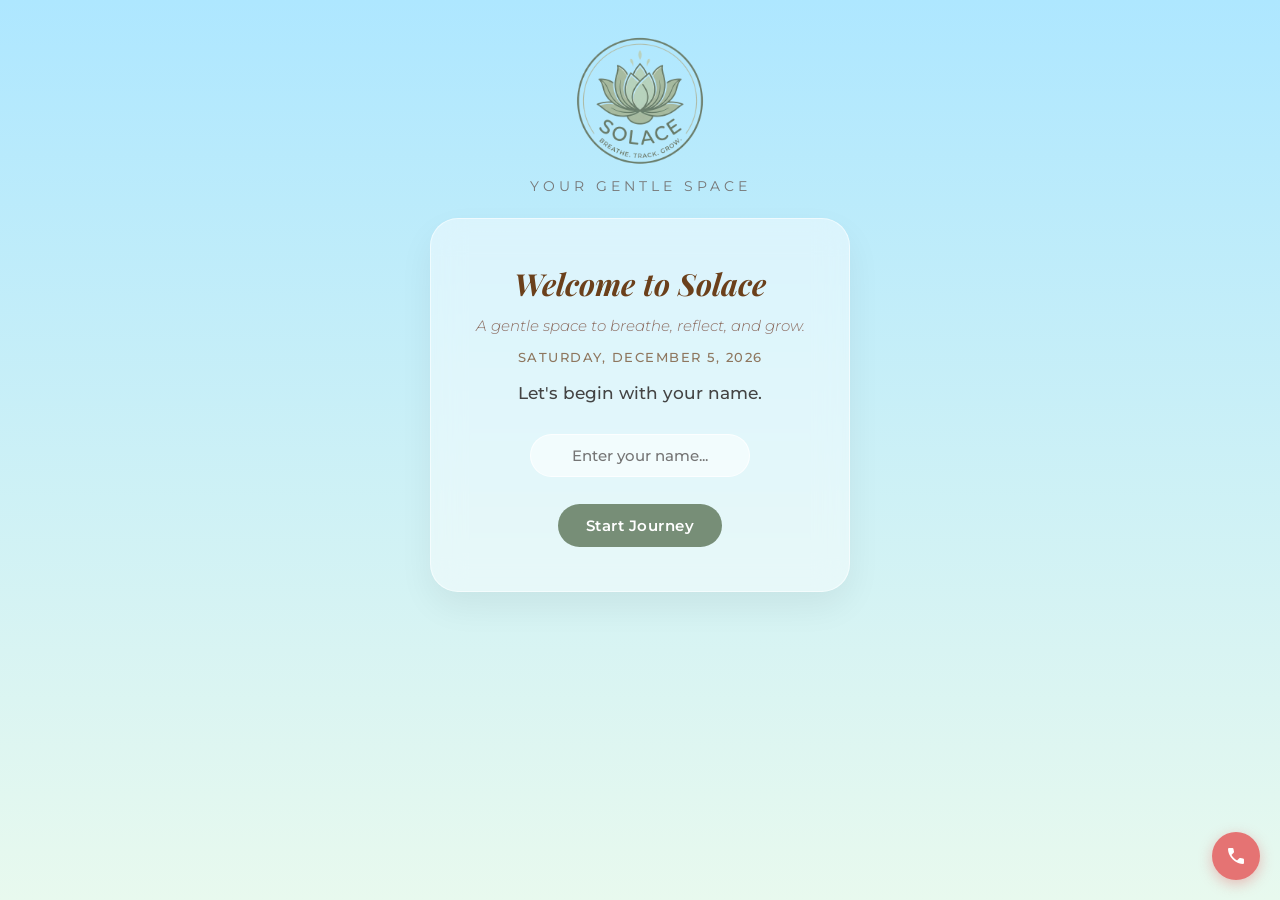
<file: index.html>
<!DOCTYPE html>
<html lang="en">
<head>
  <meta charset="UTF-8">
  <meta name="viewport" content="width=device-width, initial-scale=1.0, viewport-fit=cover">
  <title>Solace | Your Gentle Space</title>
  <link rel="stylesheet" href="https://fonts.googleapis.com/css2?family=Material+Symbols+Outlined:opsz,wght,FILL,GRAD@24,400,1,0" />
  <link rel="stylesheet" href="style.css">
</head>
<body class="landing-body">

  <img src="logo.png" alt="Solace Logo" class="logo">
  <p class="tagline">Your Gentle Space</p>

  <div class="glass-card">
    <h2>Welcome to Solace</h2>
    <p class="description">A gentle space to breathe, reflect, and grow.</p>
    <p id="current-date" class="date-display"></p>
    <p class="question">Let's begin with your name.</p>
    <br>
    <input type="text" id="user-name-input" placeholder="Enter your name...">
    <br><br>
    <button class="start-btn" onclick="startJourney()">Start Journey</button>
  </div>

  <a href="support.html" class="floating-help-circle" title="Get Support">
    <span class="material-symbols-outlined">call</span>
  </a>

  <script>
    // Show current date
    (function() {
      const el = document.getElementById('current-date');
      if (el) {
        el.innerText = new Date().toLocaleDateString('en-PH', {
          weekday: 'long', year: 'numeric', month: 'long', day: 'numeric'
        });
      }
    })();

    function startJourney() {
      const name = document.getElementById('user-name-input').value.trim();
      if (!name) {
        alert("Please enter your name to begin your journey.");
        return;
      }
      localStorage.setItem('user_name', name);
      window.location.href = 'dashboard.html';
    }

    // Allow Enter key to submit
    document.getElementById('user-name-input').addEventListener('keydown', function(e) {
      if (e.key === 'Enter') startJourney();
    });
  </script>
 <script>
  function makeBubble() {
    const b = document.createElement('div');
    b.className = 'bubble';
    const size = Math.random() * 60 + 15;
    const duration = Math.random() * 12 + 8;
    const colorDur = Math.random() * 8 + 6;
    const startLeft = Math.random() * 100;

    b.style.width = size + 'px';
    b.style.height = size + 'px';
    b.style.left = startLeft + '%';
    b.style.bottom = '-' + size + 'px';
    b.style.animationDuration = duration + 's, ' + colorDur + 's';
    b.style.animationDelay = (Math.random() * 3) + 's, 0s';

    document.body.appendChild(b);
    setTimeout(() => b.remove(), (duration + 4) * 1000);
  }

  for (let i = 0; i < 15; i++) setTimeout(makeBubble, i * 400);
  setInterval(makeBubble, 1200);
</script>
</body>
</html>
</file>
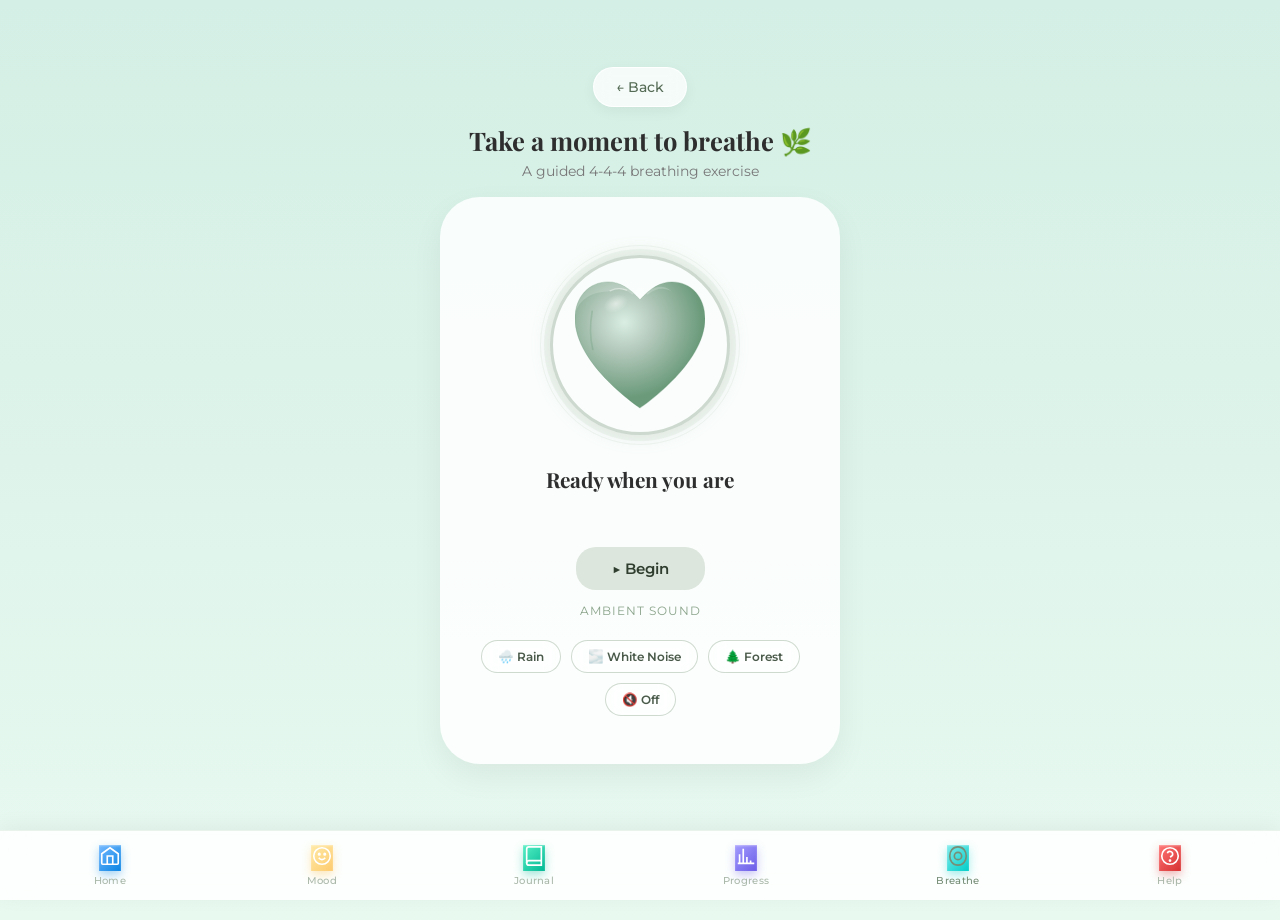
<file: breathe.html>
<!DOCTYPE html>
<html lang="en">
<head>
  <meta charset="UTF-8">
  <meta name="viewport" content="width=device-width, initial-scale=1.0, viewport-fit=cover">
  <title>Solace | Breathe</title>
  <link href="https://fonts.googleapis.com/css2?family=Playfair+Display:ital,wght@0,400;1,400&family=Montserrat:wght@400;500;600&display=swap" rel="stylesheet">
  <link rel="stylesheet" href="style.css">
  <link rel="stylesheet" href="bottomnav.css">
  <style>
    /* Breathing Ring */
    .heart-wrapper {
      position: relative;
      width: 200px;
      height: 200px;
      display: flex;
      align-items: center;
      justify-content: center;
      margin-bottom: 20px;
    }

    .breathing-ring {
      position: absolute;
      top: 50%;
      left: 50%;
      transform: translate(-50%, -50%) scale(1);
      width: 180px;
      height: 180px;
      border-radius: 50%;
      border: 3px solid rgba(138, 163, 138, 0.4);
      box-shadow: 0 0 0 6px rgba(138, 163, 138, 0.1), 0 0 20px rgba(138, 163, 138, 0.2);
      transition: transform 4s ease-in-out, border-color 4s ease-in-out, box-shadow 4s ease-in-out;
      pointer-events: none;
    }

    .breathing-ring-2 {
      position: absolute;
      top: 50%;
      left: 50%;
      transform: translate(-50%, -50%) scale(1);
      width: 200px;
      height: 200px;
      border-radius: 50%;
      border: 1.5px solid rgba(138, 163, 138, 0.2);
      transition: transform 4s ease-in-out, opacity 4s ease-in-out;
      pointer-events: none;
      opacity: 0.5;
    }

    .ring-inhale { transform: translate(-50%, -50%) scale(1.35) !important; border-color: rgba(85, 239, 196, 0.7) !important; box-shadow: 0 0 0 8px rgba(85, 239, 196, 0.1), 0 0 35px rgba(85, 239, 196, 0.3) !important; }
    .ring-2-inhale { transform: translate(-50%, -50%) scale(1.55) !important; opacity: 0.15 !important; }
    .ring-hold { transform: translate(-50%, -50%) scale(1.35) !important; border-color: rgba(116, 185, 255, 0.7) !important; box-shadow: 0 0 0 8px rgba(116, 185, 255, 0.1), 0 0 35px rgba(116, 185, 255, 0.3) !important; }
    .ring-2-hold { transform: translate(-50%, -50%) scale(1.55) !important; opacity: 0.15 !important; }
    .ring-exhale { transform: translate(-50%, -50%) scale(1) !important; border-color: rgba(138, 163, 138, 0.4) !important; box-shadow: 0 0 0 6px rgba(138, 163, 138, 0.1), 0 0 20px rgba(138, 163, 138, 0.2) !important; }
    .ring-2-exhale { transform: translate(-50%, -50%) scale(1) !important; opacity: 0.5 !important; }

    .heart-animate {
      position: relative;
      z-index: 2;
      width: 130px;
      height: 130px;
      display: flex;
      justify-content: center;
      align-items: center;
      transform-origin: 50% 50%;
    }

    #instruction-text { transition: color 1s ease; }
    .phase-inhale { color: #00B894; }
    .phase-hold   { color: #0984E3; }
    .phase-exhale { color: #8AA38A; }

    .countdown {
      font-family: 'Montserrat', sans-serif;
      font-size: 1rem;
      font-weight: 700;
      color: #8AA38A;
      letter-spacing: 2px;
      margin-top: 4px;
      min-height: 24px;
      transition: color 1s ease;
    }

    /* Sound Toggle */
    .sound-controls {
      display: flex;
      gap: 10px;
      margin-top: 16px;
      justify-content: center;
      flex-wrap: wrap;
    }

    .sound-btn {
      display: flex;
      align-items: center;
      gap: 6px;
      padding: 8px 16px;
      border-radius: 50px;
      border: 1.5px solid rgba(138, 163, 138, 0.4);
      background: rgba(255, 255, 255, 0.5);
      backdrop-filter: blur(8px);
      font-family: 'Montserrat', sans-serif;
      font-size: 0.78rem;
      font-weight: 600;
      color: #4a5a4a;
      cursor: pointer;
      transition: all 0.3s ease;
    }

    .sound-btn:hover {
      background: rgba(138, 163, 138, 0.15);
      border-color: #8AA38A;
    }

    .sound-btn.active {
      background: rgba(138, 163, 138, 0.25);
      border-color: #8AA38A;
      color: #2F3E2F;
      box-shadow: 0 3px 10px rgba(138, 163, 138, 0.3);
    }

    .sound-label {
      font-family: 'Montserrat', sans-serif;
      font-size: 0.72rem;
      color: #8AA38A;
      text-transform: uppercase;
      letter-spacing: 1px;
      margin-top: 14px;
      margin-bottom: 6px;
    }
  </style>
</head>
<body class="breathe-page-body">

  <div class="breathe-container">

    <nav class="top-nav">
      <a href="dashboard.html" class="back-btn">← Back</a>
    </nav>

    <header class="breathe-header">
      <h1>Take a moment to breathe 🌿</h1>
      <p>A guided 4-4-4 breathing exercise</p>
    </header>

    <main class="breathing-card">
      <div class="heart-wrapper">
        <div class="breathing-ring-2" id="breathingRing2"></div>
        <div class="breathing-ring" id="breathingRing"></div>
        <div id="breathingHeart" class="heart-animate">
          <svg class="heart-svg" viewBox="48 30 204 198" xmlns="http://www.w3.org/2000/svg">
            <defs>
              <radialGradient id="heartGrad" cx="38%" cy="32%" r="60%">
                <stop offset="0%" stop-color="#daeee3"/>
                <stop offset="40%" stop-color="#B2C8BA"/>
                <stop offset="100%" stop-color="#6a9a7a"/>
              </radialGradient>
              <radialGradient id="shineGrad" cx="50%" cy="50%" r="50%">
                <stop offset="0%" stop-color="white" stop-opacity="0.7"/>
                <stop offset="100%" stop-color="white" stop-opacity="0"/>
              </radialGradient>
            </defs>
            <path d="M150,228 C150,228 48,160 48,88 C48,53 70,30 100,30 C118,30 134,40 150,58 C166,40 182,30 200,30 C230,30 252,53 252,88 C252,160 150,228 150,228 Z" fill="url(#heartGrad)"/>
            <path d="M150,228 C150,228 48,160 48,88 C48,53 70,30 100,30 C118,30 134,40 150,58 C166,40 182,30 200,30 C230,30 252,53 252,88 C252,160 150,228 150,228 Z" fill="none" stroke="#5a8a6a" stroke-width="1" opacity="0.4"/>
            <path d="M100,45 C112,38 126,40 138,50 C143,44 147,39 150,36 C153,39 157,44 162,50 C174,40 188,38 200,45 C182,30 166,40 150,58 C134,40 118,30 100,30 C70,30 48,53 48,88 C48,66 65,46 100,45 Z" fill="white" opacity="0.18"/>
            <ellipse cx="112" cy="64" rx="20" ry="13" fill="url(#shineGrad)" opacity="0.7" transform="rotate(-25,112,64)"/>
            <path d="M75,76 C72,93 70,113 76,136" fill="none" stroke="#6a9a7a" stroke-width="2.5" stroke-linecap="round" opacity="0.3"/>
            <path d="M103,44 C111,40 120,39 129,43" fill="none" stroke="white" stroke-width="2" stroke-linecap="round" opacity="0.45"/>
          </svg>
        </div>
      </div>

      <h2 id="instruction-text">Ready when you are</h2>
      <p class="countdown" id="countdownText"></p>
      <button id="startBreathe" class="begin-btn">▶ Begin</button>

      <!-- Sound Controls -->
      <p class="sound-label">Ambient Sound</p>
      <div class="sound-controls">
        <button class="sound-btn" id="btnRain" onclick="toggleSound('rain')">🌧️ Rain</button>
        <button class="sound-btn" id="btnWhite" onclick="toggleSound('white')">🌫️ White Noise</button>
        <button class="sound-btn" id="btnForest" onclick="toggleSound('forest')">🌲 Forest</button>
        <button class="sound-btn" id="btnOff" onclick="toggleSound('off')">🔇 Off</button>
      </div>
    </main>

  </div>

  <script>
    const heart     = document.getElementById('breathingHeart');
    const ring      = document.getElementById('breathingRing');
    const ring2     = document.getElementById('breathingRing2');
    const btn       = document.getElementById('startBreathe');
    const text      = document.getElementById('instruction-text');
    const countdown = document.getElementById('countdownText');

    const phases = [
      { label: 'Inhale...', duration: 4000, seconds: 4, ringClass: 'ring-inhale', ring2Class: 'ring-2-inhale', textClass: 'phase-inhale' },
      { label: 'Hold...',   duration: 4000, seconds: 4, ringClass: 'ring-hold',   ring2Class: 'ring-2-hold',   textClass: 'phase-hold'   },
      { label: 'Exhale...', duration: 4000, seconds: 4, ringClass: 'ring-exhale', ring2Class: 'ring-2-exhale', textClass: 'phase-exhale' },
    ];

    let running = false, phaseIndex = 0, timer = null, countTimer = null;

    function clearRingClasses() {
      ring.classList.remove('ring-inhale', 'ring-hold', 'ring-exhale');
      ring2.classList.remove('ring-2-inhale', 'ring-2-hold', 'ring-2-exhale');
      text.classList.remove('phase-inhale', 'phase-hold', 'phase-exhale');
    }

    function startCountdown(seconds) {
      let s = seconds;
      countdown.textContent = s;
      clearInterval(countTimer);
      countTimer = setInterval(() => {
        s--;
        if (s <= 0) { clearInterval(countTimer); countdown.textContent = ''; }
        else countdown.textContent = s;
      }, 1000);
    }

    function runPhase() {
      const phase = phases[phaseIndex];
      clearRingClasses();
      setTimeout(() => {
        ring.classList.add(phase.ringClass);
        ring2.classList.add(phase.ring2Class);
      }, 50);
      text.textContent = phase.label;
      text.classList.add(phase.textClass);
      startCountdown(phase.seconds);
      clearTimeout(timer);
      timer = setTimeout(() => {
        phaseIndex = (phaseIndex + 1) % phases.length;
        runPhase();
      }, phase.duration);
    }

    btn.addEventListener('click', () => {
      if (!running) {
        running = true;
        btn.textContent = '■ Stop';
        heart.classList.add('heart-active');
        phaseIndex = 0;
        runPhase();
      } else {
        running = false;
        btn.textContent = '▶ Begin';
        heart.classList.remove('heart-active');
        clearRingClasses();
        text.textContent = 'Ready when you are';
        text.className = '';
        countdown.textContent = '';
        clearTimeout(timer);
        clearInterval(countTimer);
      }
    });

    // ── Ambient Sound ──
    let audioCtx = null;
    let soundNode = null;
    let currentSound = 'off';

    function getAudioCtx() {
      if (!audioCtx) audioCtx = new (window.AudioContext || window.webkitAudioContext)();
      return audioCtx;
    }

    function stopSound() {
      if (soundNode) {
        soundNode.stop();
        soundNode = null;
      }
    }

    function playRain() {
      const ctx = getAudioCtx();
      const bufferSize = 4096;
      const node = ctx.createScriptProcessor(bufferSize, 1, 1);
      node.onaudioprocess = (e) => {
        const out = e.outputBuffer.getChannelData(0);
        for (let i = 0; i < bufferSize; i++) out[i] = (Math.random() * 2 - 1) * 0.08;
      };
      // Low pass filter for soft rain
      const filter = ctx.createBiquadFilter();
      filter.type = 'lowpass';
      filter.frequency.value = 800;
      node.connect(filter);
      filter.connect(ctx.destination);
      node.start = () => {};
      node.stop = () => { node.disconnect(); filter.disconnect(); };
      return node;
    }

    function playWhiteNoise() {
      const ctx = getAudioCtx();
      const bufferSize = 4096;
      const node = ctx.createScriptProcessor(bufferSize, 1, 1);
      node.onaudioprocess = (e) => {
        const out = e.outputBuffer.getChannelData(0);
        for (let i = 0; i < bufferSize; i++) out[i] = (Math.random() * 2 - 1) * 0.12;
      };
      node.connect(ctx.destination);
      node.start = () => {};
      node.stop = () => { node.disconnect(); };
      return node;
    }

    function playForest() {
      const ctx = getAudioCtx();
      const bufferSize = 4096;
      const node = ctx.createScriptProcessor(bufferSize, 1, 1);
      // Forest = filtered brown noise (deeper, warmer)
      let lastOut = 0;
      node.onaudioprocess = (e) => {
        const out = e.outputBuffer.getChannelData(0);
        for (let i = 0; i < bufferSize; i++) {
          const white = Math.random() * 2 - 1;
          lastOut = (lastOut + 0.02 * white) / 1.02;
          out[i] = lastOut * 3.5 * 0.15;
        }
      };
      const filter = ctx.createBiquadFilter();
      filter.type = 'bandpass';
      filter.frequency.value = 400;
      filter.Q.value = 0.5;
      node.connect(filter);
      filter.connect(ctx.destination);
      node.start = () => {};
      node.stop = () => { node.disconnect(); filter.disconnect(); };
      return node;
    }

    function toggleSound(type) {
      // Update button styles
      document.querySelectorAll('.sound-btn').forEach(b => b.classList.remove('active'));
      document.getElementById('btn' + type.charAt(0).toUpperCase() + type.slice(1))?.classList.add('active');

      stopSound();
      currentSound = type;

      if (type === 'rain')  soundNode = playRain();
      if (type === 'white') soundNode = playWhiteNoise();
      if (type === 'forest') soundNode = playForest();
    }
  </script>

  <script src="script.js"></script>
  <script>
    function makeBubble() {
      const b = document.createElement('div');
      b.className = 'bubble';
      const size = Math.random() * 60 + 15;
      const duration = Math.random() * 12 + 8;
      const colorDur = Math.random() * 8 + 6;
      b.style.width = size + 'px';
      b.style.height = size + 'px';
      b.style.left = (Math.random() * 100) + '%';
      b.style.bottom = '-' + size + 'px';
      b.style.animationDuration = duration + 's, ' + colorDur + 's';
      b.style.animationDelay = (Math.random() * 3) + 's, 0s';
      document.body.appendChild(b);
      setTimeout(() => b.remove(), (duration + 4) * 1000);
    }
    for (let i = 0; i < 15; i++) setTimeout(makeBubble, i * 400);
    setInterval(makeBubble, 1200);
  </script>
</body>
</html>
</file>
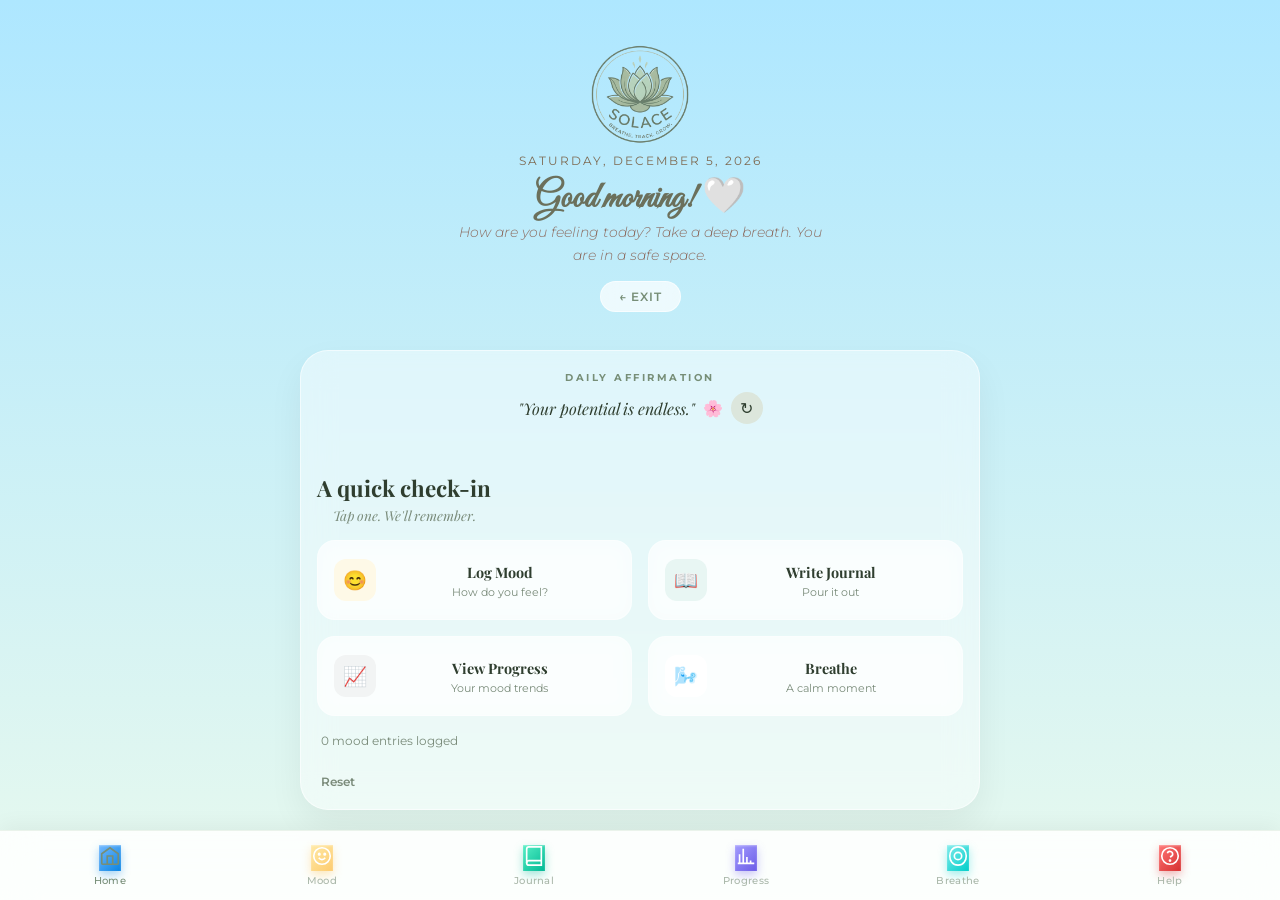
<file: dashboard.html>
<!DOCTYPE html>
<html lang="en">
<head>
  <meta charset="UTF-8">
  <meta name="viewport" content="width=device-width, initial-scale=1.0, viewport-fit=cover">
  <title>Solace | Dashboard</title>
<link href="https://fonts.googleapis.com/css2?family=Great+Vibes&display=swap" rel="stylesheet">
  <link rel="stylesheet" href="style.css">
  <link rel="stylesheet" href="bottomnav.css">
</head>
<body class="dashboard-body">

  <img src="logo.png" alt="Solace Logo" class="logo logo-dashboard">
  <p id="dashboard-date" class="date-text"></p>
  <h2 id="welcome-msg" class="greeting-text"></h2>
  <p class="description">How are you feeling today? Take a deep breath. You are in a safe space.</p>

  <a href="index.html" class="back-link">← Exit</a>

  <div class="glass-card">

    <!-- Affirmation -->
    <div class="affirmation-container">
      <span class="affirmation-label">Daily Affirmation</span>
      <div class="affirmation-row">
        <p id="affirmation-quote">"Your potential is endless."</p>
        <span>🌸</span>
        <button class="refresh-icon-btn" onclick="refreshAffirmation()" title="New affirmation">↻</button>
      </div>
    </div>

    <br>

    <!-- Quick check-in -->
    <div class="check-in-section">
      <div class="check-in-header">
        <div class="check-in-titles">
          <h3>A quick check-in</h3>
          <p>Tap one. We'll remember.</p>
        </div>
      </div>

      <div class="dashboard-grid">
        <a href="mood-screen.html" class="stat-card">
          <div class="card-icon icon-yellow">😊</div>
          <div class="card-content">
            <h3>Log Mood</h3>
            <p>How do you feel?</p>
          </div>
          
        </a>

        <a href="journal.html" class="stat-card">
          <div class="card-icon icon-green">📖</div>
          <div class="card-content">
            <h3>Write Journal</h3>
            <p>Pour it out</p>
          </div>
        
        </a>

        <a href="progress.html" class="stat-card">
          <div class="card-icon icon-grey">📈</div>
          <div class="card-content">
            <h3>View Progress</h3>
            <p>Your mood trends</p>
          </div>
         
        </a>

        <a href="breathe.html" class="stat-card">
          <div class="card-icon icon-white">🌬️</div>
          <div class="card-content">
            <h3>Breathe</h3>
            <p>A calm moment</p>
          </div>
         
        </a>
      </div>

      <!-- Footer -->
      <div class="dashboard-footer">
  <p id="entryCounter">0 mood entries logged</p>
  <br>
  <button id="resetBtn" class="reset-link">Reset</button>
</div>
    </div>

  </div>



  <script>
    // Dashboard init
    (function() {
      const dateEl = document.getElementById('dashboard-date');
      const welcomeEl = document.getElementById('welcome-msg');
      const now = new Date();
      const hour = now.getHours();

      dateEl.innerText = now.toLocaleDateString('en-PH', {
        weekday: 'long', month: 'long', day: 'numeric', year: 'numeric'
      });

      let greeting = hour < 12 ? 'Good morning' : hour < 18 ? 'Good afternoon' : 'Good evening';
      const name = localStorage.getItem('user_name');
      welcomeEl.innerText = name ? `${greeting}, ${name}! 🤍` : `${greeting}! 🤍`;

      // Entry counter
      const count = localStorage.getItem('moodCount') || 0;
      const counterEl = document.getElementById('entryCounter');
      if (counterEl) counterEl.innerText = `${count} mood entries logged`;

      // Reset button
      document.getElementById('resetBtn').addEventListener('click', () => {
        if (confirm('Reset all mood entries?')) {
          localStorage.setItem('moodCount', 0);
          localStorage.removeItem('moodHistory');
          location.reload();
        }
      });
    })();

    // Affirmations
    const affirmations = [
      "Your potential is endless.",
      "You are enough, just as you are.",
      "Every day is a fresh start.",
      "You are worthy of love and kindness.",
      "Small steps still move you forward.",
      "You are braver than you believe.",
      "It's okay to take things one day at a time.",
      "Breathe. You are in a safe space.",
      "Progress, not perfection.",
      "Your feelings are valid."
    ];

    function refreshAffirmation() {
      const el = document.getElementById('affirmation-quote');
      const current = el.innerText.replace(/"/g, '');
      const pool = affirmations.filter(a => a !== current);
      const next = pool[Math.floor(Math.random() * pool.length)];
      el.innerText = `"${next}"`;
    }
  </script>

  <script src="script.js"></script>
   <script>
    function makeBubble() {
      const b = document.createElement('div');
      b.className = 'bubble';
      const size = Math.random() * 60 + 15;
      const duration = Math.random() * 12 + 8;
      const colorDur = Math.random() * 8 + 6;
      b.style.width = size + 'px';
      b.style.height = size + 'px';
      b.style.left = (Math.random() * 100) + '%';
      b.style.bottom = '-' + size + 'px';
      b.style.animationDuration = duration + 's, ' + colorDur + 's';
      b.style.animationDelay = (Math.random() * 3) + 's, 0s';
      document.body.appendChild(b);
      setTimeout(() => b.remove(), (duration + 4) * 1000);
    }
    for (let i = 0; i < 15; i++) setTimeout(makeBubble, i * 400);
    setInterval(makeBubble, 1200);
  </script>
</body>
</html>
</file>
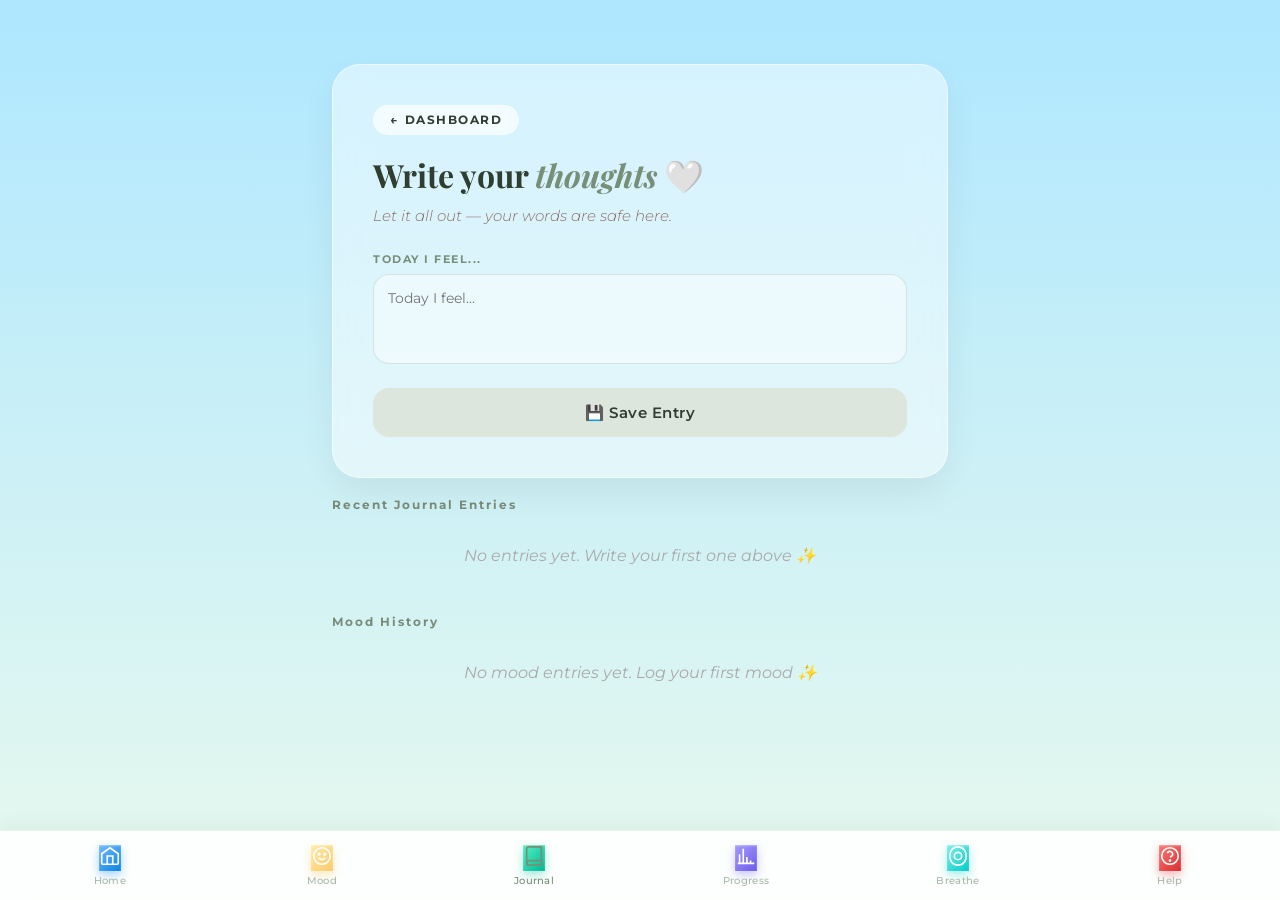
<file: journal.html>
<!DOCTYPE html>
<html lang="en">
<head>
  <meta charset="UTF-8">
  <meta name="viewport" content="width=device-width, initial-scale=1.0, viewport-fit=cover">
  <title>Solace | Journal</title>
  <link href="https://fonts.googleapis.com/css2?family=Playfair+Display:ital,wght@0,400;0,600;1,400;1,600&family=Montserrat:wght@300;400;500;600;700&display=swap" rel="stylesheet">
  <link rel="stylesheet" href="style.css">
  <link rel="stylesheet" href="bottomnav.css">
</head>
<body class="journal-body">

  <div class="progress-page-container">
    <div class="glass-card journal-card">

      <a href="dashboard.html" class="back-link-journal">
        <span class="back-arrow">←</span> Dashboard
      </a>

      <header class="journal-header">
        <h1>Write your <i>thoughts</i> 🤍</h1>
        <p class="description">Let it all out — your words are safe here.</p>
      </header>

      <div class="reflection-box">
        <label>Today I feel...</label>
        <textarea id="journal-input" placeholder="Today I feel..."></textarea>
      </div>

      <button class="save-btn" id="saveJournal">💾 Save Entry</button>

    </div>
  </div>

  <!-- Journal Entries -->
  <div class="recent-entries-section">
    <h3>Recent Journal Entries</h3>
    <div id="entriesList"></div>
  </div>

  <!-- Mood Entries -->
  <div class="recent-entries-section" style="margin-top: 30px;">
    <h3>Mood History</h3>
    <div id="moodEntriesList"></div>
  </div>

  <script>
    const moodEmojis = {
      Joyful: '🤩', Calm: '😌', Okay: '🙂',
      Meh: '😐', Sad: '😢', Angry: '😡', Anxious: '😰'
    };

    document.addEventListener('DOMContentLoaded', () => {
      const journalInput = document.getElementById('journal-input');
      const saveBtn = document.getElementById('saveJournal');
      let editingIndex = null;

      // Render journal entries
      function renderEntries() {
        const entries = JSON.parse(localStorage.getItem('journalEntries')) || [];
        const list = document.getElementById('entriesList');

        if (entries.length === 0) {
          list.innerHTML = '<p style="color:#aaa;text-align:center;font-style:italic;padding:20px 0;">No entries yet. Write your first one above ✨</p>';
          return;
        }

        list.innerHTML = entries.map((entry, index) => `
          <div class="entry-card">
            <div class="entry-header">
              <span class="entry-date">${new Date(entry.date).toLocaleString([], { dateStyle: 'medium', timeStyle: 'short' })}</span>
              <div class="entry-actions">
                <button class="action-btn" onclick="editEntry(${index})" title="Edit">✏️</button>
                <button class="action-btn" onclick="deleteEntry(${index})" title="Delete">🗑️</button>
              </div>
            </div>
            <p class="entry-text">${entry.content.replace(/\n/g, '<br>')}</p>
          </div>
        `).join('');
      }

      // Render mood entries
      function renderMoodEntries() {
        const moods = JSON.parse(localStorage.getItem('moodHistory')) || [];
        const list = document.getElementById('moodEntriesList');

        if (moods.length === 0) {
          list.innerHTML = '<p style="color:#aaa;text-align:center;font-style:italic;padding:20px 0;">No mood entries yet. Log your first mood ✨</p>';
          return;
        }

        list.innerHTML = [...moods].reverse().map((entry, index) => `
          <div class="entry-card">
            <div class="entry-header">
              <span class="entry-date">📅 ${new Date(entry.date).toLocaleDateString([], { dateStyle: 'medium' })} &nbsp;·&nbsp; ${entry.time}</span>
              <button class="action-btn" onclick="deleteMoodEntry(${moods.length - 1 - index})" title="Delete">🗑️</button>
            </div>
            <p class="entry-text" style="font-size:1.3rem; margin-bottom:6px;">
              ${moodEmojis[entry.mood] || '😶'} <strong>${entry.mood}</strong>
            </p>
            ${entry.tags && entry.tags.length > 0 ? `
              <p class="entry-text" style="margin-bottom:6px;">
                🏷️ ${entry.tags.join(', ')}
              </p>` : ''}
            ${entry.note ? `
              <p class="entry-text" style="color:#888;">
                💬 ${entry.note}
              </p>` : ''}
          </div>
        `).join('');
      }

      window.deleteEntry = (index) => {
        if (confirm("Delete this entry?")) {
          let entries = JSON.parse(localStorage.getItem('journalEntries')) || [];
          entries.splice(index, 1);
          localStorage.setItem('journalEntries', JSON.stringify(entries));
          renderEntries();
        }
      };

      window.deleteMoodEntry = (index) => {
        if (confirm("Delete this mood entry?")) {
          let moods = JSON.parse(localStorage.getItem('moodHistory')) || [];
          moods.splice(index, 1);
          localStorage.setItem('moodHistory', JSON.stringify(moods));
          renderMoodEntries();
        }
      };

      window.editEntry = (index) => {
        let entries = JSON.parse(localStorage.getItem('journalEntries')) || [];
        journalInput.value = entries[index].content;
        editingIndex = index;
        saveBtn.innerHTML = '📝 Update Entry';
        journalInput.focus();
        window.scrollTo({ top: 0, behavior: 'smooth' });
      };

      saveBtn.addEventListener('click', () => {
        const content = journalInput.value.trim();
        if (!content) return;

        let entries = JSON.parse(localStorage.getItem('journalEntries')) || [];

        if (editingIndex !== null) {
          entries[editingIndex].content = content;
          editingIndex = null;
          saveBtn.innerHTML = '💾 Save Entry';
        } else {
          entries.unshift({ date: new Date().toISOString(), content });
        }

        localStorage.setItem('journalEntries', JSON.stringify(entries));
        journalInput.value = '';
        renderEntries();
      });

      renderEntries();
      renderMoodEntries();
    });
  </script>

  <script src="script.js"></script>
  <script>
    function makeBubble() {
      const b = document.createElement('div');
      b.className = 'bubble';
      const size = Math.random() * 60 + 15;
      const duration = Math.random() * 12 + 8;
      const colorDur = Math.random() * 8 + 6;
      b.style.width = size + 'px';
      b.style.height = size + 'px';
      b.style.left = (Math.random() * 100) + '%';
      b.style.bottom = '-' + size + 'px';
      b.style.animationDuration = duration + 's, ' + colorDur + 's';
      b.style.animationDelay = (Math.random() * 3) + 's, 0s';
      document.body.appendChild(b);
      setTimeout(() => b.remove(), (duration + 4) * 1000);
    }
    for (let i = 0; i < 15; i++) setTimeout(makeBubble, i * 400);
    setInterval(makeBubble, 1200);
  </script>
</body>
</html>
</file>
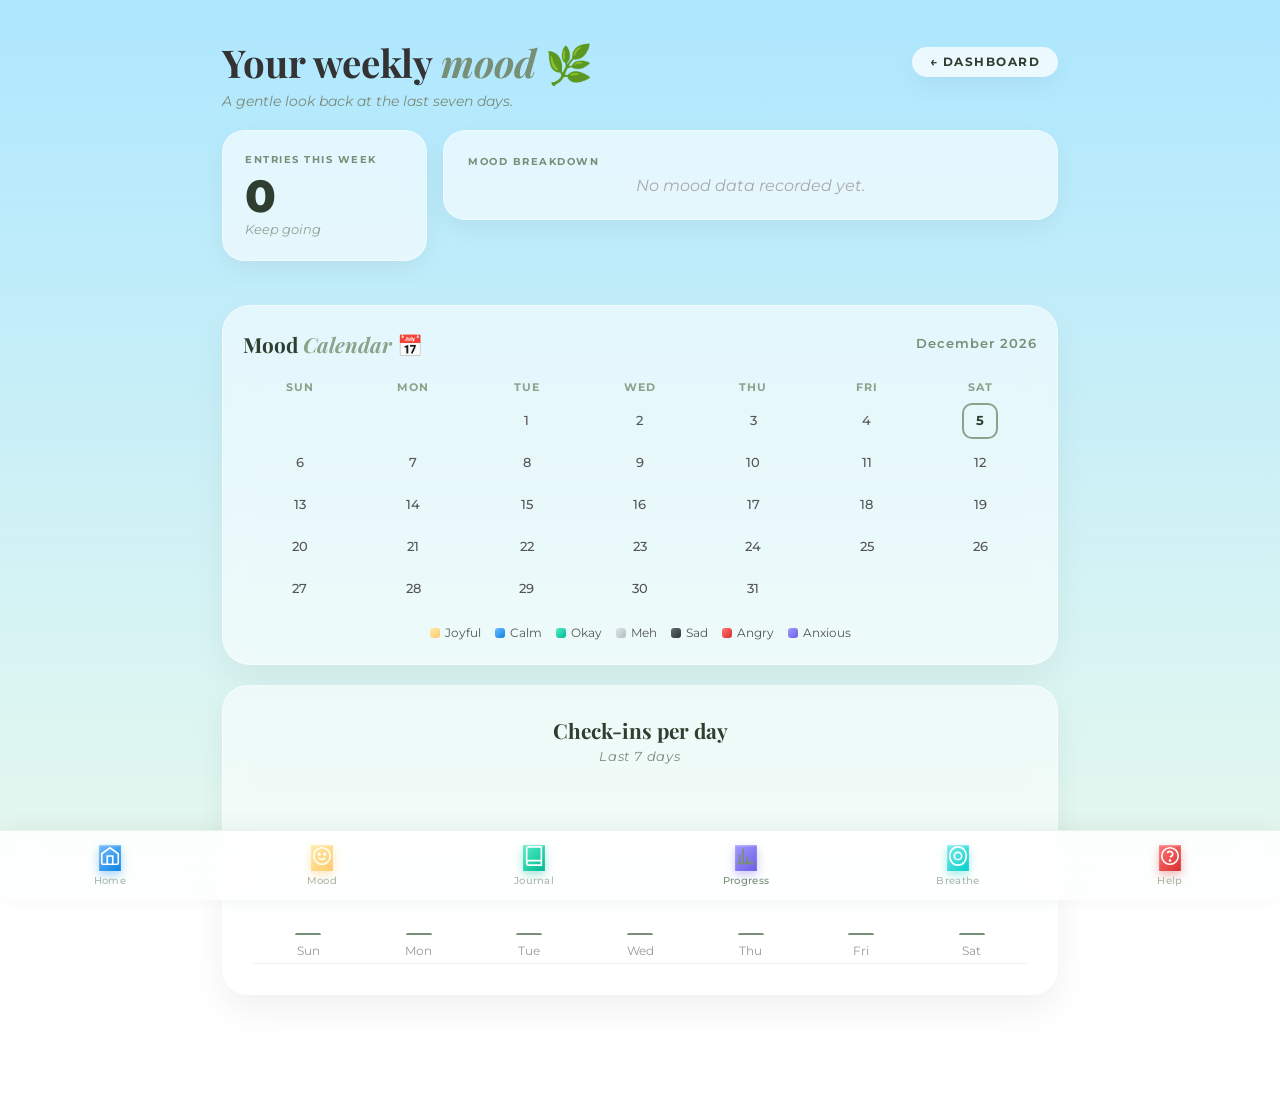
<file: progress.html>
<!DOCTYPE html>
<html lang="en">
<head>
  <meta charset="UTF-8">
  <meta name="viewport" content="width=device-width, initial-scale=1.0, viewport-fit=cover">
  <title>Solace | Progress</title>
  <link href="https://fonts.googleapis.com/css2?family=Playfair+Display:ital,wght@0,400;0,600;1,400;1,600&family=Montserrat:wght@300;400;500;600;700;800&display=swap" rel="stylesheet">
  <link rel="stylesheet" href="style.css">
  <link rel="stylesheet" href="bottomnav.css">
  <style>
    /* Mood Calendar */
    .calendar-card {
      background: rgba(255,255,255,0.55);
      backdrop-filter: blur(15px);
      -webkit-backdrop-filter: blur(15px);
      border-radius: 28px;
      border: 1px solid rgba(255,255,255,0.5);
      box-shadow: 0 15px 35px rgba(0,0,0,0.05);
      padding: 24px 20px;
      margin-top: 24px;
    }

    .calendar-header {
      display: flex;
      justify-content: space-between;
      align-items: center;
      margin-bottom: 16px;
    }

    .calendar-title {
      font-family: 'Playfair Display', serif;
      font-size: 1.3rem;
      color: #2F3E2F;
      margin: 0;
    }

    .calendar-title span {
      font-style: italic;
      color: #8AA38A;
    }

    .calendar-month {
      font-family: 'Montserrat', sans-serif;
      font-size: 0.8rem;
      color: #778E77;
      font-weight: 600;
      letter-spacing: 1px;
    }

    .calendar-grid {
      width: 100%;
      border-collapse: collapse;
    }

    .calendar-grid th {
      font-family: 'Montserrat', sans-serif;
      font-size: 0.7rem;
      font-weight: 700;
      color: #8AA38A;
      letter-spacing: 1px;
      text-transform: uppercase;
      padding: 6px 0;
      text-align: center;
    }

    .calendar-grid td {
      text-align: center;
      padding: 3px;
    }

    .cal-day {
      width: 36px;
      height: 36px;
      border-radius: 10px;
      display: flex;
      align-items: center;
      justify-content: center;
      margin: 0 auto;
      font-family: 'Montserrat', sans-serif;
      font-size: 0.8rem;
      font-weight: 500;
      color: #555;
      transition: all 0.2s ease;
      cursor: default;
      position: relative;
    }

    .cal-day.today {
      border: 2px solid #8AA38A;
      font-weight: 700;
      color: #2F3E2F;
    }

    .cal-day.has-mood {
      color: white;
      font-weight: 700;
      box-shadow: 0 3px 8px rgba(0,0,0,0.15);
    }

    .cal-day.has-mood:hover .cal-tooltip {
      opacity: 1;
      transform: translateY(-8px);
    }

    .cal-tooltip {
      position: absolute;
      bottom: 110%;
      left: 50%;
      transform: translateX(-50%) translateY(-4px);
      background: white;
      border-radius: 10px;
      padding: 6px 10px;
      font-size: 0.72rem;
      color: #333;
      white-space: nowrap;
      box-shadow: 0 4px 12px rgba(0,0,0,0.12);
      opacity: 0;
      transition: all 0.2s ease;
      pointer-events: none;
      z-index: 10;
      font-family: 'Montserrat', sans-serif;
    }

    /* Mood Colors */
    .mood-Joyful  { background: linear-gradient(135deg, #FFEAA7, #FDCB6E); }
    .mood-Calm    { background: linear-gradient(135deg, #74B9FF, #0984E3); }
    .mood-Okay    { background: linear-gradient(135deg, #55EFC4, #00B894); }
    .mood-Meh     { background: linear-gradient(135deg, #DFE6E9, #B2BEC3); }
    .mood-Sad     { background: linear-gradient(135deg, #636E72, #2D3436); }
    .mood-Angry   { background: linear-gradient(135deg, #FF7675, #D63031); }
    .mood-Anxious { background: linear-gradient(135deg, #A29BFE, #6C5CE7); }

    /* Legend */
    .cal-legend {
      display: flex;
      flex-wrap: wrap;
      gap: 8px 14px;
      margin-top: 16px;
      justify-content: center;
    }

    .legend-item {
      display: flex;
      align-items: center;
      gap: 5px;
      font-family: 'Montserrat', sans-serif;
      font-size: 0.72rem;
      color: #555;
    }

    .legend-dot {
      width: 10px;
      height: 10px;
      border-radius: 3px;
    }

    /* Mobile */
    @media (max-width: 480px) {
      .cal-day {
        width: 30px;
        height: 30px;
        font-size: 0.72rem;
        border-radius: 8px;
      }
      .calendar-grid th {
        font-size: 0.62rem;
      }
    }
  </style>
</head>
<body class="progress-body">

  <div class="progress-page-container">

    <header class="progress-header">
      <div class="header-row">
        <h1>Your weekly <span>mood</span> 🌿</h1>
        <a href="dashboard.html" class="settled-back-btn">
          <span class="back-arrow">←</span> Dashboard
        </a>
      </div>
      <p>A gentle look back at the last seven days.</p>
    </header>

    <div class="stats-grid">
      <div class="stat-mini-card">
        <label>Entries This Week</label>
        <div class="stat-value" id="weekCount">0</div>
        <span class="stat-subtext">Keep going</span>
      </div>

      <div class="stat-mini-card breakdown-mini-card">
        <label>Mood Breakdown</label>
        <div id="moodBreakdownList" class="breakdown-container">
          <p style="color:#aaa;text-align:center;font-style:italic;">No data yet.</p>
        </div>
      </div>
    </div>

    <!-- Mood Calendar -->
    <div class="calendar-card">
      <div class="calendar-header">
        <h3 class="calendar-title">Mood <span>Calendar</span> 📅</h3>
        <span class="calendar-month" id="calMonthLabel"></span>
      </div>
      <table class="calendar-grid">
        <thead>
          <tr>
            <th>Sun</th><th>Mon</th><th>Tue</th>
            <th>Wed</th><th>Thu</th><th>Fri</th><th>Sat</th>
          </tr>
        </thead>
        <tbody id="calendarBody"></tbody>
      </table>
      <div class="cal-legend">
        <div class="legend-item"><div class="legend-dot mood-Joyful"></div> Joyful</div>
        <div class="legend-item"><div class="legend-dot mood-Calm"></div> Calm</div>
        <div class="legend-item"><div class="legend-dot mood-Okay"></div> Okay</div>
        <div class="legend-item"><div class="legend-dot mood-Meh"></div> Meh</div>
        <div class="legend-item"><div class="legend-dot mood-Sad"></div> Sad</div>
        <div class="legend-item"><div class="legend-dot mood-Angry"></div> Angry</div>
        <div class="legend-item"><div class="legend-dot mood-Anxious"></div> Anxious</div>
      </div>
    </div>

    <!-- Bar Chart -->
    <div class="chart-card">
      <h3>Check-ins per day</h3>
      <p class="chart-subtitle">Last 7 days</p>
      <div class="chart-bars" id="barContainer">
        <div class="bar-wrapper" data-day="0">
          <div class="bar" style="height:0%"></div>
          <div class="mood-tooltip"><p class="tooltip-day">Sunday</p><p class="tooltip-mood">Check-ins: <b>0</b></p></div>
          <span>Sun</span>
        </div>
        <div class="bar-wrapper" data-day="1">
          <div class="bar" style="height:0%"></div>
          <div class="mood-tooltip"><p class="tooltip-day">Monday</p><p class="tooltip-mood">Check-ins: <b>0</b></p></div>
          <span>Mon</span>
        </div>
        <div class="bar-wrapper" data-day="2">
          <div class="bar" style="height:0%"></div>
          <div class="mood-tooltip"><p class="tooltip-day">Tuesday</p><p class="tooltip-mood">Check-ins: <b>0</b></p></div>
          <span>Tue</span>
        </div>
        <div class="bar-wrapper" data-day="3">
          <div class="bar" style="height:0%"></div>
          <div class="mood-tooltip"><p class="tooltip-day">Wednesday</p><p class="tooltip-mood">Check-ins: <b>0</b></p></div>
          <span>Wed</span>
        </div>
        <div class="bar-wrapper" data-day="4">
          <div class="bar" style="height:0%"></div>
          <div class="mood-tooltip"><p class="tooltip-day">Thursday</p><p class="tooltip-mood">Check-ins: <b>0</b></p></div>
          <span>Thu</span>
        </div>
        <div class="bar-wrapper" data-day="5">
          <div class="bar" style="height:0%"></div>
          <div class="mood-tooltip"><p class="tooltip-day">Friday</p><p class="tooltip-mood">Check-ins: <b>0</b></p></div>
          <span>Fri</span>
        </div>
        <div class="bar-wrapper" data-day="6">
          <div class="bar" style="height:0%"></div>
          <div class="mood-tooltip"><p class="tooltip-day">Saturday</p><p class="tooltip-mood">Check-ins: <b>0</b></p></div>
          <span>Sat</span>
        </div>
      </div>
    </div>

  </div>

  <script>
    document.addEventListener('DOMContentLoaded', () => {
      const history = JSON.parse(localStorage.getItem('moodHistory')) || [];
      const counts = { 0:0, 1:0, 2:0, 3:0, 4:0, 5:0, 6:0 };
      const moodCounts = {};
      const breakdownContainer = document.getElementById('moodBreakdownList');
      const weekCountEl = document.getElementById('weekCount');

      if (weekCountEl) weekCountEl.innerText = history.length;

      const emojiMap = {
        "Joyful": "🤩", "Calm": "😌", "Okay": "🙂",
        "Meh": "😐", "Sad": "😢", "Angry": "😡", "Anxious": "😰"
      };

      if (history.length > 0) {
        history.forEach(entry => {
          const d = new Date(entry.date);
          if (!isNaN(d.getTime())) counts[d.getDay()]++;
          if (entry.mood && entry.mood !== 'undefined') {
            moodCounts[entry.mood] = (moodCounts[entry.mood] || 0) + 1;
          }
        });

        breakdownContainer.innerHTML = Object.keys(moodCounts).map(mood => {
          const count = moodCounts[mood];
          const pct = Math.round((count / history.length) * 100);
          const emoji = emojiMap[mood] || "✨";
          return `
            <div class="breakdown-item">
              <div class="breakdown-info">
                <div class="breakdown-label">${emoji} ${mood}</div>
                <div class="breakdown-stats">${count} · ${pct}%</div>
              </div>
              <div class="progress-bar-bg">
                <div class="progress-bar-fill" style="width:${pct}%"></div>
              </div>
            </div>
          `;
        }).join('');

        const maxEntries = Math.max(5, ...Object.values(counts));
        Object.keys(counts).forEach(dayIndex => {
          const wrapper = document.querySelector(`.bar-wrapper[data-day="${dayIndex}"]`);
          if (!wrapper) return;
          const bar = wrapper.querySelector('.bar');
          const height = Math.min((counts[dayIndex] / maxEntries) * 100, 100);
          setTimeout(() => { bar.style.height = height + '%'; }, 100);
          const tooltipCount = wrapper.querySelector('.mood-tooltip b');
          if (tooltipCount) tooltipCount.innerText = counts[dayIndex];
        });

      } else {
        breakdownContainer.innerHTML = '<p style="color:#aaa;text-align:center;font-style:italic;">No mood data recorded yet.</p>';
      }

      // ── Build Mood Calendar ──
      const now = new Date();
      const year = now.getFullYear();
      const month = now.getMonth();

      document.getElementById('calMonthLabel').innerText = now.toLocaleDateString('en-US', {
        month: 'long', year: 'numeric'
      });

      // Map mood entries to day-of-month for this month
      const dayMoodMap = {};
      history.forEach(entry => {
        const d = new Date(entry.date);
        if (d.getFullYear() === year && d.getMonth() === month) {
          const day = d.getDate();
          // Keep last mood logged for that day
          dayMoodMap[day] = entry.mood;
        }
      });

      const firstDay = new Date(year, month, 1).getDay();
      const daysInMonth = new Date(year, month + 1, 0).getDate();
      const today = now.getDate();

      let html = '<tr>';
      // Empty cells before first day
      for (let i = 0; i < firstDay; i++) {
        html += '<td></td>';
      }

      for (let day = 1; day <= daysInMonth; day++) {
        const col = (firstDay + day - 1) % 7;
        const mood = dayMoodMap[day];
        const isToday = day === today;
        const emoji = mood ? (emojiMap[mood] || '') : '';

        html += `<td>
          <div class="cal-day ${isToday ? 'today' : ''} ${mood ? 'has-mood mood-' + mood : ''}">
            ${mood ? emoji : day}
            ${mood ? `<div class="cal-tooltip">${day} — ${mood}</div>` : ''}
          </div>
        </td>`;

        // New row on Saturday
        if (col === 6 && day !== daysInMonth) html += '</tr><tr>';
      }

      // Fill remaining cells
      const lastCol = (firstDay + daysInMonth - 1) % 7;
      if (lastCol < 6) {
        for (let i = lastCol + 1; i <= 6; i++) html += '<td></td>';
      }
      html += '</tr>';

      document.getElementById('calendarBody').innerHTML = html;
    });
  </script>

  <script src="script.js"></script>
  <script>
    function makeBubble() {
      const b = document.createElement('div');
      b.className = 'bubble';
      const size = Math.random() * 60 + 15;
      const duration = Math.random() * 12 + 8;
      const colorDur = Math.random() * 8 + 6;
      b.style.width = size + 'px';
      b.style.height = size + 'px';
      b.style.left = (Math.random() * 100) + '%';
      b.style.bottom = '-' + size + 'px';
      b.style.animationDuration = duration + 's, ' + colorDur + 's';
      b.style.animationDelay = (Math.random() * 3) + 's, 0s';
      document.body.appendChild(b);
      setTimeout(() => b.remove(), (duration + 4) * 1000);
    }
    for (let i = 0; i < 15; i++) setTimeout(makeBubble, i * 400);
    setInterval(makeBubble, 1200);
  </script>
</body>
</html>
</file>
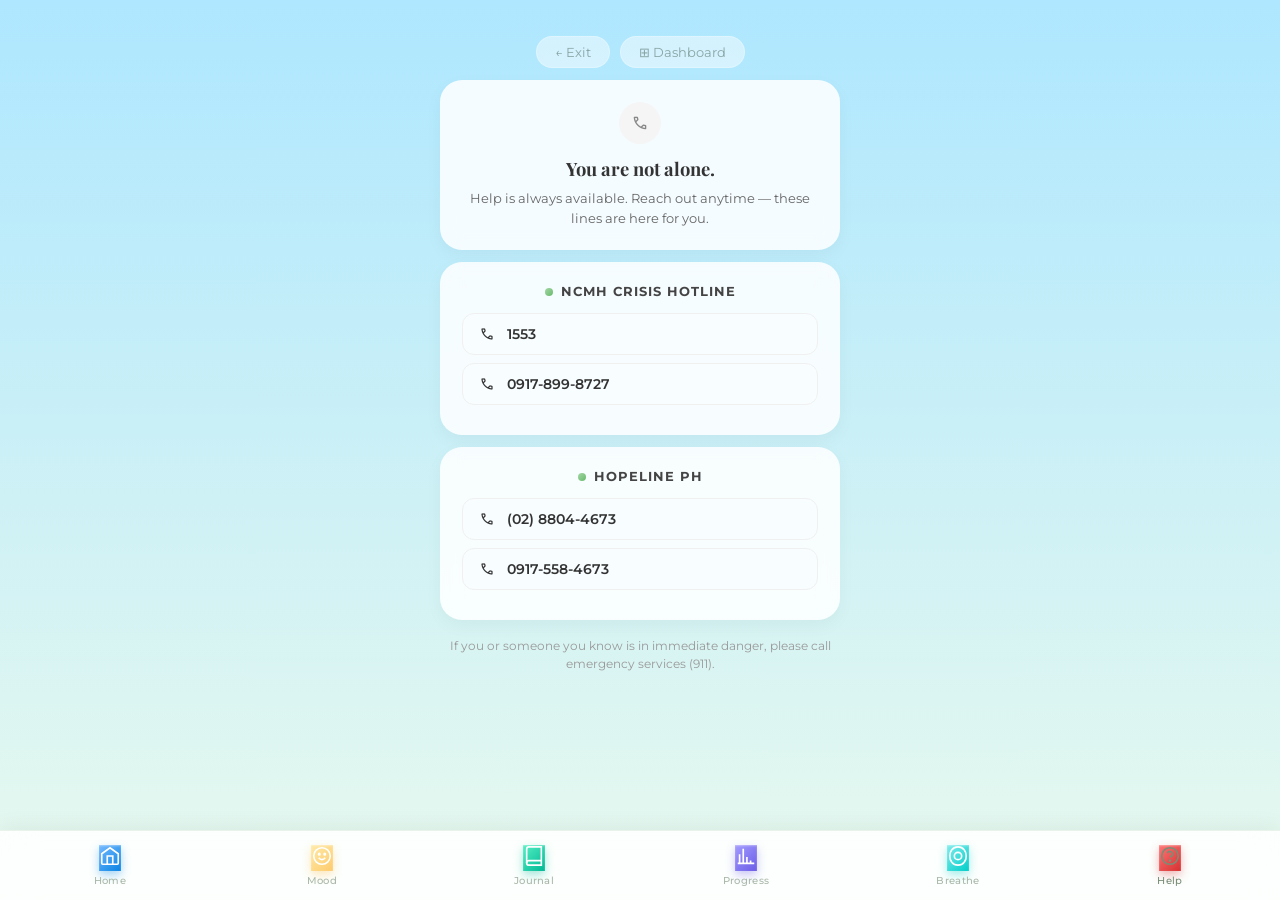
<file: support.html>
<!DOCTYPE html>
<html lang="en">
<head>
  <meta charset="UTF-8">
  <meta name="viewport" content="width=device-width, initial-scale=1.0, viewport-fit=cover">
  <title>Support | Solace</title>
  <link rel="stylesheet" href="https://fonts.googleapis.com/css2?family=Material+Symbols+Outlined:opsz,wght,FILL,GRAD@24,400,1,0" />
  <link href="https://fonts.googleapis.com/css2?family=Playfair+Display:ital,wght@0,400;1,400&family=Montserrat:wght@400;500;600;700&display=swap" rel="stylesheet">
  <link rel="stylesheet" href="style.css">
  <link rel="stylesheet" href="bottomnav.css">
</head>
<body class="support-body">

  <div class="nav-header">
    <a href="javascript:history.back()" class="nav-btn">← Exit</a>
    <a href="dashboard.html" class="nav-btn">⊞ Dashboard</a>
  </div>

  <div class="support-container">

    <div class="support-card header-card">
      <div class="icon-circle">
        <span class="material-symbols-outlined">call</span>
      </div>
      <h1>You are not alone.</h1>
      <p>Help is always available. Reach out anytime — these lines are here for you.</p>
    </div>

    <div class="support-card info-card">
      <div class="card-title">
        <span class="status-dot green"></span>
        <h2>NCMH Crisis Hotline</h2>
      </div>
      <a href="tel:1553" class="phone-line">
        <span class="material-symbols-outlined">call</span> 1553
      </a>
      <a href="tel:09178998727" class="phone-line">
        <span class="material-symbols-outlined">call</span> 0917-899-8727
      </a>
    </div>

    <div class="support-card info-card">
      <div class="card-title">
        <span class="status-dot green"></span>
        <h2>Hopeline PH</h2>
      </div>
      <a href="tel:0288044673" class="phone-line">
        <span class="material-symbols-outlined">call</span> (02) 8804-4673
      </a>
      <a href="tel:09175584673" class="phone-line">
        <span class="material-symbols-outlined">call</span> 0917-558-4673
      </a>
    </div>

    <p class="emergency-footer">
      If you or someone you know is in immediate danger, please call emergency services (911).
    </p>

  </div>

  <script src="script.js"></script>
  <script>
  function makeBubble() {
    const b = document.createElement('div');
    b.className = 'bubble';
    const size = Math.random() * 60 + 15;
    const duration = Math.random() * 12 + 8;
    const colorDur = Math.random() * 8 + 6;
    b.style.width = size + 'px';
    b.style.height = size + 'px';
    b.style.left = (Math.random() * 100) + '%';
    b.style.bottom = '-' + size + 'px';
    b.style.animationDuration = duration + 's, ' + colorDur + 's';
    b.style.animationDelay = (Math.random() * 3) + 's, 0s';
    document.body.appendChild(b);
    setTimeout(() => b.remove(), (duration + 4) * 1000);
  }
  for (let i = 0; i < 15; i++) setTimeout(makeBubble, i * 400);
  setInterval(makeBubble, 1200);
</script>
</body>
</html>
</body>
</html>
</file>
<file: style.css>
/* =========================================
   SOLACE - UNIFIED RESPONSIVE STYLESHEET
   ========================================= */

@import url('https://fonts.googleapis.com/css2?family=Playfair+Display:ital,wght@0,400;0,600;1,400;1,600&family=Montserrat:wght@300;400;500;600;700&family=Bellefair&display=swap');

/* --- CSS VARIABLES --- */
:root {
  --bg-grad: linear-gradient(180deg, #AEE7FF 0%, #E8F9EE 100%);
  --sage: #778E77;
  --sage-dark: #556B2F;
  --sage-light: #DCE6DC;
  --brown: #6b401b;
  --charcoal: #2F3E2F;
  --muted: #7A8B7A;
  --white-glass: rgba(255,255,255,0.45);
  --white-glass-strong: rgba(255,255,255,0.7);
  --radius-card: 28px;
  --radius-pill: 50px;
  --shadow-soft: 0 15px 35px rgba(0,0,0,0.06);
  --shadow-card: 0 8px 24px rgba(0,0,0,0.05);
  --font-display: 'Playfair Display', Georgia, serif;
  --font-body: 'Montserrat', sans-serif;
  --nav-height: 70px;
}

/* --- RESET --- */
*, *::before, *::after {
  margin: 0;
  padding: 0;
  box-sizing: border-box;
}

html {
  scroll-behavior: smooth;
}

html, body {
  min-height: 100%;
  font-family: var(--font-body);
}

body {
  background: var(--bg-grad);
  background-attachment: fixed;
  min-height: 100vh;
  display: flex;
  flex-direction: column;
  align-items: center;
  padding-bottom: calc(var(--nav-height) + 20px);
}

img { max-width: 100%; height: auto; }
a { text-decoration: none; }
button { font-family: var(--font-body); }

/* =========================================
   LANDING PAGE
   ========================================= */
.landing-body {
  justify-content: flex-start;
  padding-top: 30px;
}

.logo {
  width: min(260px, 70vw);
  height: auto;
  display: block;
  margin: 0 auto;
}

.tagline {
  font-family: var(--font-body);
  font-size: 0.85rem;
  letter-spacing: 4px;
  color: #777;
  text-align: center;
  margin-top: 6px;
  font-weight: 400;
  text-transform: uppercase;
}

.glass-card {
  width: min(90%, 420px);
  margin-top: 24px;
  padding: clamp(24px, 5vw, 44px);
  background: var(--white-glass);
  backdrop-filter: blur(16px);
  -webkit-backdrop-filter: blur(16px);
  border-radius: var(--radius-card);
  border: 1px solid rgba(255,255,255,0.55);
  box-shadow: var(--shadow-soft);
  text-align: center;
  color: #444;
}

.glass-card h2 {
  font-family: var(--font-display);
  font-style: italic;
  font-size: clamp(1.4rem, 4vw, 1.9rem);
  color: var(--brown);
  margin-bottom: 10px;
}

.description {
  font-family: var(--font-body);
  font-weight: 300;
  font-style: italic;
  color: #8d6e63;
  font-size: 0.95rem;
  line-height: 1.6;
  margin-top: 8px;
}

.date-display {
  font-family: var(--font-body);
  font-size: 0.8rem;
  color: var(--brown);
  opacity: 0.7;
  margin: 12px 0 6px;
  text-transform: uppercase;
  letter-spacing: 1.5px;
  font-weight: 500;
}

.question {
  font-family: var(--font-body);
  font-weight: 500;
  color: #444;
  font-size: 1.05rem;
  margin: 18px 0 12px;
}

#user-name-input {
  background: rgba(255,255,255,0.55);
  border: 1.5px solid rgba(255,255,255,0.75);
  border-radius: var(--radius-pill);
  padding: 11px 20px;
  font-family: var(--font-body);
  font-weight: 500;
  color: var(--charcoal);
  outline: none;
  width: min(220px, 80%);
  text-align: center;
  font-size: 0.95rem;
  transition: border 0.2s, box-shadow 0.2s;
}

#user-name-input:focus {
  border-color: var(--sage);
  box-shadow: 0 0 0 3px rgba(119,142,119,0.15);
}

.start-btn {
  background-color: var(--sage);
  color: #fff;
  border: none;
  padding: 12px 28px;
  border-radius: var(--radius-pill);
  cursor: pointer;
  font-family: var(--font-body);
  font-weight: 600;
  font-size: 0.95rem;
  letter-spacing: 0.5px;
  transition: background 0.25s, transform 0.2s;
  margin-top: 8px;
}

.start-btn:hover {
  background-color: var(--sage-dark);
  transform: translateY(-2px);
}

/* =========================================
   FLOATING HELP BUTTON
   ========================================= */
.floating-help-circle {
  position: fixed;
  bottom: calc(var(--nav-height) + 16px);
  right: 20px;
  z-index: 9999;
  width: 48px;
  height: 48px;
  display: flex;
  align-items: center;
  justify-content: center;
  background-color: #E57373;
  color: white;
  border-radius: 50%;
  box-shadow: 0 4px 14px rgba(229,115,115,0.45);
  transition: all 0.3s ease;
}

.floating-help-circle .material-symbols-outlined {
  font-size: 22px;
  font-variation-settings: 'FILL' 1, 'wght' 400;
}

.floating-help-circle:hover {
  transform: scale(1.1);
  background-color: #EF5350;
}

/* On landing page (no nav), position at bottom */
.landing-body .floating-help-circle {
  bottom: 20px;
}

/* =========================================
   DASHBOARD
   ========================================= */
.dashboard-body {
  justify-content: flex-start;
  align-items: center;
  padding-top: clamp(20px, 4vw, 40px);
}

.logo-dashboard {
  width: min(200px, 55vw);
  margin-bottom: 4px;
}

.date-text {
  font-family: var(--font-body);
  font-size: 0.75rem;
  color: var(--brown);
  text-transform: uppercase;
  letter-spacing: 2px;
  margin-bottom: 6px;
  opacity: 0.75;
}

#welcome-msg {
    font-family: 'Great Vibes', cursive;
    font-style: normal;
    font-weight: 800;
    color: #6B705C;
    font-size: 2.2rem;
}

.dashboard-body .description {
  font-size: 0.9rem;
  text-align: center;
  margin: 0 16px 8px;
  max-width: 380px;
}

.back-link {
  display: inline-block;
  font-family: var(--font-body);
  font-size: 0.78rem;
  font-weight: 600;
  color: var(--sage);
  background: var(--white-glass-strong);
  backdrop-filter: blur(8px);
  padding: 7px 18px;
  border-radius: var(--radius-pill);
  letter-spacing: 1px;
  text-transform: uppercase;
  margin: 6px 0 14px;
  transition: all 0.25s;
  border: 1px solid rgba(255,255,255,0.6);
}

.back-link:hover {
  background: #fff;
  transform: translateY(-2px);
  color: var(--charcoal);
}

.dashboard-body .glass-card {
  width: calc(100% - 32px);
  max-width: 700px;
  padding: 20px 16px;
  position: relative;
  overflow: hidden;
  box-sizing: border-box;
}


/* Affirmation */
.affirmation-container {
  text-align: center;
  margin-bottom: 20px;
}

.affirmation-label {
  font-family: var(--font-body);
  font-size: 0.65rem;
  font-weight: 700;
  color: var(--sage);
  letter-spacing: 2.5px;
  text-transform: uppercase;
  display: block;
  margin-bottom: 8px;
}

.affirmation-row {
  display: flex;
  flex-direction: row;
  align-items: center;
  justify-content: center;
  gap: 8px;
  flex-wrap: wrap;
}

#affirmation-quote {
  font-family: var(--font-display);
  font-size: clamp(0.85rem, 2.5vw, 1rem);
  font-style: italic;
  color: var(--charcoal);
  font-weight: 400;
}

.refresh-icon-btn {
  background-color: var(--sage-light);
  color: var(--charcoal);
  width: 32px;
  height: 32px;
  border-radius: 50%;
  border: none;
  cursor: pointer;
  display: flex;
  align-items: center;
  justify-content: center;
  font-size: 1rem;
  transition: all 0.3s ease;
  flex-shrink: 0;
}

.refresh-icon-btn:hover {
  background-color: #C2D1C2;
  transform: rotate(60deg);
}

/* Check-in section */
.check-in-section {
  width: 100%;
  margin-top: 10px;
}

.check-in-header {
  display: flex;
  justify-content: space-between;
  align-items: flex-end;
  margin-bottom: 16px;
  flex-wrap: wrap;
  gap: 6px;
}

.check-in-titles h3 {
  font-family: var(--font-display);
  font-size: clamp(1.1rem, 3vw, 1.4rem);
  color: var(--charcoal);
}

.check-in-titles p {
  font-family: var(--font-display);
  font-style: italic;
  font-size: 0.85rem;
  color: var(--muted);
  margin-top: 3px;
}

.dashboard-grid {
  display: grid;
  grid-template-columns: repeat(2, 1fr);
  gap: 10px;
  margin-top: 6px;
  width: 100%;
  box-sizing: border-box;
}

@media (max-width: 380px) {
  .dashboard-grid {
    grid-template-columns: 1fr;
  }
}

.stat-card {
  background: rgba(255,255,255,0.6);
  backdrop-filter: blur(10px);
  -webkit-backdrop-filter: blur(10px);
  border-radius: 18px;
  padding: 14px 12px;
  display: flex;
  align-items: center;
  gap: 8px;
  transition: all 0.25s ease;
  border: 1px solid rgba(255,255,255,0.4);
  width: 100%;
  min-width: 0;
  box-sizing: border-box;
  overflow: hidden;
}

.stat-card:hover {
  transform: translateY(-4px);
  background: rgba(255,255,255,0.82);
  box-shadow: 0 10px 24px rgba(0,0,0,0.06);
}

.card-icon {
  width: 42px;
  height: 42px;
  border-radius: 12px;
  display: flex;
  justify-content: center;
  align-items: center;
  font-size: 1.2rem;
  flex-shrink: 0;
}

.icon-yellow { background-color: #FEF9E7; }
.icon-green  { background-color: #E8F6F3; }
.icon-grey   { background-color: #F2F4F4; }
.icon-white  { background-color: #FFFFFF; }

.card-content {
  min-width: 0;
  flex: 1;
}

.card-content h3 {
  font-family: var(--font-display);
  font-size: 0.9rem;
  color: var(--charcoal);
  margin: 0;
  white-space: normal;
}

.card-content p {
  font-family: var(--font-body);
  font-size: 0.7rem;
  color: var(--muted);
  margin: 3px 0 0;
}
.arrow {
  position: absolute;
  right: 14px;
  color: #BDC3C7;
  font-size: 1rem;
}

/* Dashboard Footer */
.dashboard-footer {
  display: flex;
  flex-direction: column;
  align-items: flex-start;
  margin-top: 18px;
  padding: 0 4px;
  gap: 4px;
}

.dashboard-footer p,
#entryCounter {
  font-family: var(--font-body);
  font-size: 0.72rem;
  color: var(--muted);
}

.reset-link {
  background: none;
  border: none;
  font-family: var(--font-body);
  font-size: 0.72rem;
  color: var(--muted);
  cursor: pointer;
  font-weight: 600;
  transition: color 0.2s;
}

.reset-link:hover { color: var(--charcoal); }

/* Support FAB */
.support-link-wrapper {
  text-decoration: none;
  position: fixed;
  bottom: calc(var(--nav-height) + 16px);
  right: 20px;
  z-index: 1000;
}

.support-fab {
  background-color: #9dbcae;
  width: 48px;
  height: 48px;
  border-radius: 50%;
  display: flex;
  align-items: center;
  justify-content: center;
  transition: all 0.3s ease;
  box-shadow: 0 4px 12px rgba(0,0,0,0.12);
}

.support-link-wrapper:hover .support-fab {
  transform: translateY(-3px);
  box-shadow: 0 8px 20px rgba(0,0,0,0.16);
}

/* =========================================
   MOOD SCREEN
   ========================================= */
.mood-screen-body {
  justify-content: flex-start;
  padding-top: clamp(20px, 5vw, 50px);
}

.page-wrapper {
  display: flex;
  justify-content: center;
  padding: 16px 16px 0;
  width: 100%;
}

.mood-screen-body .glass-card {
  width: min(95%, 560px);
  margin-top: 16px;
  padding: clamp(24px, 5vw, 48px) clamp(18px, 5vw, 44px);
  text-align: center;
}

.mood-title {
  font-family: var(--font-display);
  font-size: clamp(1.5rem, 5vw, 2.2rem);
  color: var(--charcoal);
  margin-bottom: 8px;
}

.mood-title i { color: var(--sage); }

.mood-subtitle {
  color: var(--muted);
  font-size: 0.88rem;
  margin-bottom: 24px;
  font-style: italic;
}

/* Mood Buttons */
.mood-options {
  display: flex;
  justify-content: center;
  gap: clamp(8px, 2.5vw, 18px);
  flex-wrap: wrap;
  margin: 20px 0;
}

.mood-btn {
  width: clamp(48px, 10vw, 62px);
  height: clamp(48px, 10vw, 62px);
  border-radius: 50%;
  cursor: pointer;
  background: linear-gradient(135deg, rgba(255,255,255,0.35), rgba(255,255,255,0.12));
  backdrop-filter: blur(12px);
  -webkit-backdrop-filter: blur(12px);
  border: 1.5px solid rgba(255,255,255,0.55);
  box-shadow:
    0 8px 18px rgba(0,0,0,0.08),
    inset 0 6px 10px rgba(255,255,255,0.8),
    inset 0 -6px 10px rgba(0,0,0,0.06);
  display: flex;
  justify-content: center;
  align-items: center;
  font-size: clamp(1.4rem, 4vw, 1.9rem);
  transition: all 0.35s cubic-bezier(0.175, 0.885, 0.32, 1.275);
}

.mood-btn:hover {
  transform: translateY(-8px) scale(1.1);
  box-shadow: 0 16px 28px rgba(0,0,0,0.1), inset 0 8px 14px rgba(255,255,255,0.9);
}

.mood-btn.selected {
  border: 2.5px solid #8AA38A !important;
  background: rgba(138,163,138,0.22) !important;
  transform: scale(1.12);
  box-shadow: 0 8px 20px rgba(138,163,138,0.3);
}

/* Reflection box */
.reflection-box {
  text-align: left;
  margin-top: 24px;
}

.reflection-box label {
  display: block;
  font-size: 0.68rem;
  letter-spacing: 1.5px;
  color: var(--sage);
  font-weight: 700;
  margin-bottom: 8px;
  text-transform: uppercase;
}

.reflection-box textarea {
  width: 100%;
  height: 90px;
  border-radius: 16px;
  border: 1.5px solid rgba(138,163,138,0.25);
  background: rgba(255,255,255,0.45);
  padding: 14px;
  outline: none;
  font-family: var(--font-body);
  font-size: 0.9rem;
  color: var(--charcoal);
  resize: none;
  transition: border 0.2s;
}

.reflection-box textarea:focus {
  border-color: var(--sage);
}

/* Save Button */
.save-btn {
  width: 100%;
  margin-top: 20px;
  padding: 15px;
  border-radius: 16px;
  border: none;
  background: var(--sage-light);
  color: var(--charcoal);
  font-weight: 600;
  font-size: 0.95rem;
  cursor: pointer;
  transition: all 0.25s;
  letter-spacing: 0.5px;
}

.save-btn:hover {
  background: #c5ccc5;
  transform: translateY(-2px);
  box-shadow: 0 6px 18px rgba(0,0,0,0.08);
}

/* =========================================
   JOURNAL PAGE
   ========================================= */
.journal-body {
  justify-content: flex-start;
  align-items: center;
  padding-top: clamp(20px, 4vw, 40px);
}

.journal-body .progress-page-container {
  width: min(95%, 640px);
  padding: 0 12px;
}

.journal-card {
  width: 100%;
  padding: clamp(22px, 4vw, 40px);
  text-align: left;
}

.journal-header {
  margin-bottom: 20px;
}

.journal-header h1 {
  font-family: var(--font-display);
  font-size: clamp(1.4rem, 4vw, 2rem);
  color: var(--charcoal);
}

.journal-header h1 i { color: var(--sage); }

.back-link-journal {
  display: inline-flex;
  align-items: center;
  gap: 6px;
  font-family: var(--font-body);
  font-size: 0.72rem;
  font-weight: 700;
  color: var(--charcoal);
  background: rgba(255,255,255,0.55);
  backdrop-filter: blur(8px);
  padding: 7px 16px;
  border-radius: var(--radius-pill);
  border: 1px solid rgba(255,255,255,0.35);
  letter-spacing: 1.5px;
  text-transform: uppercase;
  margin-bottom: 18px;
  transition: all 0.25s;
}

.back-link-journal:hover {
  background: #fff;
  transform: translateX(-3px);
}

/* Recent Entries */
.recent-entries-section {
  width: min(95%, 640px);
  margin: 20px auto 0;
  padding: 0 12px;
}

.recent-entries-section h3 {
  font-family: var(--font-body);
  font-size: 0.72rem;
  font-weight: 700;
  letter-spacing: 2px;
  color: var(--muted);
  margin-bottom: 14px;
}

.entry-card {
  background: rgba(255,255,255,0.62);
  backdrop-filter: blur(12px);
  -webkit-backdrop-filter: blur(12px);
  border: 1px solid rgba(255,255,255,0.8);
  border-radius: 16px;
  padding: 16px 18px;
  margin-bottom: 12px;
  box-shadow: 0 4px 14px rgba(0,0,0,0.05);
  transition: transform 0.2s, box-shadow 0.2s;
}

.entry-card:hover {
  transform: translateY(-2px);
  box-shadow: 0 8px 22px rgba(0,0,0,0.08);
}

.entry-header {
  display: flex;
  justify-content: space-between;
  align-items: center;
  margin-bottom: 8px;
  gap: 8px;
}

.entry-date {
  font-size: 0.72rem;
  color: #999;
  font-family: var(--font-body);
  letter-spacing: 0.3px;
  flex-shrink: 0;
}

.entry-actions { display: flex; gap: 10px; }

.action-btn {
  background: none;
  border: none;
  cursor: pointer;
  font-size: 1rem;
  padding: 3px;
  opacity: 0.6;
  transition: opacity 0.2s, transform 0.2s;
}

.action-btn:hover { opacity: 1; transform: scale(1.1); }

.entry-text {
  font-size: 0.88rem;
  color: #444;
  font-family: var(--font-body);
  line-height: 1.7;
  margin: 0;
  word-break: break-word;
}

/* =========================================
   PROGRESS PAGE
   ========================================= */
.progress-body {
  justify-content: flex-start;
  align-items: center;
  padding-top: clamp(20px, 4vw, 36px);
}

.progress-page-container {
  width: min(95%, 860px);
  margin: 0 auto;
  padding: 0 12px 20px;
  display: flex;
  flex-direction: column;
  gap: 20px;
}

.progress-header {
  width: 100%;
}

.header-row {
  display: flex;
  justify-content: space-between;
  align-items: center;
  flex-wrap: wrap;
  gap: 10px;
}

.progress-header h1 {
  font-family: var(--font-display);
  font-size: clamp(1.5rem, 4vw, 2.4rem);
  color: #333;
}

.progress-header h1 span {
  font-style: italic;
  color: var(--sage);
}

.progress-header > p {
  font-size: 0.88rem;
  color: var(--muted);
  font-style: italic;
  margin-top: 4px;
}

.settled-back-btn {
  display: inline-flex;
  align-items: center;
  gap: 4px;
  font-family: var(--font-body);
  font-size: 0.72rem;
  font-weight: 700;
  color: var(--charcoal);
  background-color: rgba(255,255,255,0.75);
  padding: 8px 18px;
  border-radius: var(--radius-pill);
  letter-spacing: 1.5px;
  text-transform: uppercase;
  transition: all 0.25s;
  box-shadow: var(--shadow-card);
  white-space: nowrap;
}

.settled-back-btn:hover {
  background-color: #fff;
  transform: translateY(-2px);
}

/* Stats Grid */
.stats-grid {
  display: grid;
  grid-template-columns: 1fr 3fr;
  gap: 16px;
  align-items: start;
}

@media (max-width: 560px) {
  .stats-grid {
    grid-template-columns: 1fr;
  }
  .breakdown-mini-card {
    grid-column: span 1 !important;
  }
}

.stat-mini-card {
  background: rgba(255,255,255,0.6);
  backdrop-filter: blur(12px);
  -webkit-backdrop-filter: blur(12px);
  border-radius: 22px;
  padding: 22px;
  border: 1px solid rgba(255,255,255,0.45);
  box-shadow: var(--shadow-card);
}

.breakdown-mini-card {
  grid-column: span 1;
  padding: 24px !important;
}

.stat-mini-card label {
  font-family: var(--font-body);
  font-size: 0.65rem;
  font-weight: 700;
  color: var(--sage);
  letter-spacing: 1.5px;
  text-transform: uppercase;
  display: block;
  margin-bottom: 8px;
}

.stat-value {
  font-family: var(--font-body);
  font-size: clamp(2rem, 6vw, 2.8rem);
  font-weight: 800;
  color: var(--charcoal);
  line-height: 1;
}

.stat-subtext {
  font-family: var(--font-body);
  font-size: 0.8rem;
  color: var(--muted);
  font-style: italic;
  margin-top: 8px;
  opacity: 0.8;
}

/* Breakdown */
.breakdown-container {
  display: flex;
  flex-direction: column;
  gap: 14px;
  width: 100%;
}

.breakdown-item { width: 100%; }

.breakdown-info {
  display: flex;
  justify-content: space-between;
  align-items: center;
  margin-bottom: 6px;
}

.breakdown-label {
  font-size: 0.88rem;
  color: var(--charcoal);
  font-weight: 500;
}

.breakdown-stats {
  font-size: 0.78rem;
  color: #bbb;
}

.progress-bar-bg {
  width: 100%;
  height: 7px;
  background-color: #f0f2f0;
  border-radius: 10px;
  overflow: hidden;
}

.progress-bar-fill {
  height: 100%;
  background-color: var(--sage);
  border-radius: 10px;
  width: 0%;
  transition: width 0.9s ease-out;
}

/* Bar Chart */
.chart-card {
  background: rgba(255,255,255,0.5);
  backdrop-filter: blur(14px);
  -webkit-backdrop-filter: blur(14px);
  border-radius: 26px;
  padding: clamp(20px, 4vw, 30px);
  border: 1px solid rgba(255,255,255,0.55);
  box-shadow: var(--shadow-soft);
  text-align: center;
}

.chart-card h3 {
  font-family: var(--font-display);
  font-size: 1.3rem;
  color: var(--charcoal);
  margin-bottom: 4px;
}

.chart-subtitle {
  font-family: var(--font-body);
  font-size: 0.82rem;
  color: var(--muted);
  font-style: italic;
  margin-bottom: 20px;
  letter-spacing: 0.8px;
}

.chart-bars {
  display: flex;
  flex-direction: row;
  justify-content: space-around;
  align-items: flex-end;
  height: clamp(100px, 20vw, 180px);
  padding-bottom: 5px;
  border-bottom: 1px solid #eee;
  width: 100%;
}

.bar-wrapper {
  display: flex;
  flex-direction: column;
  justify-content: flex-end;
  align-items: center;
  height: 100%;
  flex: 1;
  position: relative;
}

.bar {
  background-color: var(--sage);
  width: clamp(16px, 4vw, 26px);
  border-radius: 6px 6px 0 0;
  transition: height 0.8s ease-out;
  min-height: 2px;
}

.bar-wrapper > span {
  margin-top: 8px;
  font-size: clamp(0.6rem, 1.5vw, 0.75rem);
  color: #999;
  font-family: var(--font-body);
}

/* Tooltip */
.mood-tooltip {
  visibility: hidden;
  opacity: 0;
  position: absolute;
  bottom: calc(100% + 8px);
  left: 50%;
  transform: translateX(-50%);
  background: #fff;
  padding: 10px 12px;
  border-radius: 12px;
  box-shadow: 0 6px 18px rgba(0,0,0,0.1);
  width: 95px;
  z-index: 20;
  pointer-events: none;
  transition: all 0.25s;
  text-align: left;
}

.tooltip-day {
  font-family: var(--font-body);
  font-size: 0.7rem;
  color: var(--muted);
  margin: 0;
}

.tooltip-mood {
  font-family: var(--font-display);
  font-size: 0.82rem;
  margin: 2px 0 0;
  color: var(--charcoal);
}

.bar-wrapper:hover .mood-tooltip {
  visibility: visible;
  opacity: 1;
}

/* =========================================
   BREATHE PAGE
   ========================================= */
.breathe-page-body {
  background: linear-gradient(180deg, #D4EFE5 0%, #E8F9F0 100%) !important;
  justify-content: center;
  min-height: 100vh;
}

.breathe-container {
  display: flex;
  flex-direction: column;
  align-items: center;
  justify-content: center;
  min-height: calc(100vh - var(--nav-height));
  padding: 20px;
  width: 100%;
}

.top-nav {
  display: flex;
  justify-content: center;
  width: 100%;
  max-width: 420px;
  margin-bottom: 16px;
}

.back-btn {
  display: inline-flex;
  align-items: center;
  justify-content: center;
  background: rgba(255,255,255,0.75);
  backdrop-filter: blur(8px);
  color: #556B55;
  padding: 10px 22px;
  border-radius: var(--radius-pill);
  border: 1px solid rgba(255,255,255,0.85);
  font-family: var(--font-body);
  font-size: 0.88rem;
  font-weight: 500;
  text-decoration: none;
  box-shadow: 0 4px 14px rgba(0,0,0,0.05);
  transition: all 0.3s ease;
}

.back-btn:hover {
  background: white;
  transform: translateX(-5px);
}

.breathe-header {
  text-align: center;
  margin-bottom: 18px;
}

.breathe-header h1 {
  font-family: var(--font-display);
  font-size: clamp(1.2rem, 4vw, 1.6rem);
  color: #2e2e2e;
}

.breathe-header p {
  font-size: 0.85rem;
  color: #777;
  margin-top: 6px;
}

.breathing-card {
  background: rgba(255,255,255,0.85);
  padding: clamp(28px, 5vw, 48px) clamp(20px, 5vw, 32px);
  border-radius: 40px;
  width: min(92%, 400px);
  display: flex;
  flex-direction: column;
  align-items: center;
  box-shadow: 0 12px 32px rgba(0,0,0,0.06);
}

.heart-wrapper {
  width: clamp(110px, 30vw, 150px);
  height: clamp(110px, 30vw, 150px);
  display: flex;
  justify-content: center;
  align-items: center;
  margin-bottom: 18px;
}

.heart-animate {
  width: 100%;
  height: 100%;
  display: flex;
  justify-content: center;
  align-items: center;
  transform-origin: 50% 50%;
}

.heart-svg { width: 100%; height: 100%; display: block; }

@keyframes breatheHeart {
  0%   { transform: scale(1);    }
  33%  { transform: scale(1.35); }
  66%  { transform: scale(1.35); }
  100% { transform: scale(1);    }
}

.heart-active { animation: breatheHeart 12s ease-in-out infinite; }

#instruction-text {
  font-family: var(--font-display);
  font-size: clamp(1rem, 3.5vw, 1.3rem);
  color: #2e2e2e;
  margin-bottom: 8px;
  min-height: 30px;
  text-align: center;
}

.begin-btn {
  background: var(--sage-light);
  border: none;
  padding: 12px 36px;
  border-radius: 20px;
  font-family: var(--font-body);
  font-size: 0.95rem;
  font-weight: 600;
  cursor: pointer;
  margin-top: 16px;
  color: var(--charcoal);
  transition: background 0.3s, transform 0.2s;
}

.begin-btn:hover {
  background: #B2C8BA;
  color: white;
  transform: translateY(-2px);
}

/* =========================================
   SUPPORT PAGE
   ========================================= */
.support-body {
  background: linear-gradient(180deg, #AEE7FF 0%, #E8F9EE 100%) !important;
  justify-content: flex-start;
  align-items: center;
  padding-top: 20px;
}

.nav-header {
  display: flex;
  justify-content: center;
  gap: 10px;
  padding: 16px 0 12px;
  width: 100%;
  flex-wrap: wrap;
}

.nav-btn {
  background-color: rgba(255,255,255,0.45);
  color: #88a4a4;
  padding: 7px 18px;
  border-radius: 20px;
  font-size: 0.82rem;
  border: 1px solid rgba(255,255,255,0.25);
  display: inline-flex;
  align-items: center;
  transition: all 0.25s;
  font-family: var(--font-body);
}

.nav-btn:hover {
  background-color: rgba(255,255,255,0.65);
  color: #6d8a8a;
}

.support-container {
  width: min(95%, 400px);
  display: flex;
  flex-direction: column;
  gap: 12px;
  text-align: center;
  padding-bottom: 20px;
}

.support-card {
  background: rgba(255,255,255,0.85);
  backdrop-filter: blur(10px);
  padding: 22px;
  border-radius: 22px;
  box-shadow: 0 6px 18px rgba(0,0,0,0.04);
}

.header-card h1 {
  font-family: var(--font-display);
  font-size: 1.15rem;
  color: #333;
  margin-bottom: 8px;
}

.header-card p {
  font-size: 0.82rem;
  color: #666;
  line-height: 1.5;
}

.icon-circle {
  background: #F5F5F5;
  width: 42px;
  height: 42px;
  border-radius: 50%;
  display: flex;
  align-items: center;
  justify-content: center;
  margin: 0 auto 12px;
  color: #888;
}

.icon-circle .material-symbols-outlined { font-size: 18px; }

.card-title {
  display: flex;
  align-items: center;
  justify-content: center;
  gap: 8px;
  margin-bottom: 14px;
}

.card-title h2 {
  font-family: var(--font-body);
  font-size: 0.8rem;
  letter-spacing: 1px;
  color: #444;
  font-weight: 700;
  text-transform: uppercase;
}

.status-dot {
  width: 8px;
  height: 8px;
  border-radius: 50%;
  flex-shrink: 0;
}

.status-dot.green {
  background: linear-gradient(135deg, #A5D6A7, #66BB6A);
}

.phone-line {
  display: flex;
  align-items: center;
  background: #F8FDFF;
  padding: 11px 16px;
  border-radius: 12px;
  margin-bottom: 8px;
  text-decoration: none;
  color: #333;
  font-weight: 600;
  font-size: 0.88rem;
  gap: 12px;
  border: 1px solid #F0F0F0;
  transition: background 0.2s, transform 0.2s;
  font-family: var(--font-body);
}

.phone-line .material-symbols-outlined { font-size: 16px; }
.phone-line:hover { background: #E3F2FD; transform: translateX(3px); }

.emergency-footer {
  font-size: 0.72rem;
  color: #999;
  margin-top: 6px;
  padding: 0 8px;
  line-height: 1.5;
}

/* =========================================
   BOTTOM NAV
   ========================================= */
.bottom-nav {
  position: fixed;
  bottom: 0;
  left: 0;
  right: 0;
  height: var(--nav-height);
  background: rgba(255,255,255,0.88);
  backdrop-filter: blur(18px);
  -webkit-backdrop-filter: blur(18px);
  border-top: 1px solid rgba(200,220,200,0.35);
  display: flex;
  justify-content: space-around;
  align-items: center;
  padding: 0 4px;
  padding-bottom: env(safe-area-inset-bottom);
  z-index: 1000;
  box-shadow: 0 -4px 20px rgba(0,0,0,0.05);
}

.nav-item {
  display: flex;
  flex-direction: column;
  align-items: center;
  justify-content: center;
  gap: 3px;
  color: #aab8aa;
  text-decoration: none;
  padding: 6px 4px;
  border-radius: 12px;
  transition: all 0.2s ease;
  min-width: 44px;
  flex: 1;
}

.nav-item svg {
  width: 22px;
  height: 22px;
  transition: stroke 0.2s;
}

.nav-item span {
  font-family: var(--font-body);
  font-size: clamp(0.5rem, 1.5vw, 0.62rem);
  font-weight: 500;
  letter-spacing: 0.3px;
  white-space: nowrap;
}

.nav-item:hover,
.nav-item.active {
  color: var(--sage);
}

.nav-item.active svg { stroke: var(--sage); }

@media (max-width: 380px) {
  .nav-item span { display: none; }
  .nav-item svg { width: 20px; height: 20px; }
}

/* =========================================
   RESPONSIVE OVERRIDES
   ========================================= */
@media (max-width: 480px) {
  .glass-card { border-radius: 22px; }
  .check-in-titles h3 { font-size: 1.1rem; }
  .floating-help-circle { bottom: calc(var(--nav-height) + 12px); right: 14px; width: 44px; height: 44px; }
  .support-link-wrapper { bottom: calc(var(--nav-height) + 12px); right: 14px; }
  .support-fab { width: 44px; height: 44px; }
}

@media (min-width: 768px) {
  .dashboard-body .glass-card { width: min(92%, 680px); }
  .dashboard-grid { gap: 16px; }
  .stat-card { padding: 18px 16px; }
}
/* =========================================
   FLOATING BUBBLES ANIMATION
   ========================================= */
.bubble {
    position: fixed;
    border-radius: 50%;
    pointer-events: none;
    opacity: 0;
    border: 1.5px solid rgba(255, 255, 255, 0.7);
    backdrop-filter: blur(4px);
    -webkit-backdrop-filter: blur(4px);
    box-shadow:
        inset 0 4px 8px rgba(255, 255, 255, 0.8),
        inset 0 -4px 8px rgba(0, 0, 0, 0.05);
    animation: floatUp linear infinite, colorShift ease-in-out infinite;
    z-index: 0;
}

@keyframes floatUp {
    0%   { transform: translateY(0px) scale(1); opacity: 0; }
    10%  { opacity: 0.5; }
    90%  { opacity: 0.4; }
    100% { transform: translateY(-110vh) scale(0.8); opacity: 0; }
}

@keyframes colorShift {
    0%   { background: rgba(174, 231, 255, 0.5); }
    25%  { background: rgba(120, 210, 180, 0.5); }
    50%  { background: rgba(200, 230, 160, 0.5); }
    75%  { background: rgba(180, 220, 240, 0.5); }
    100% { background: rgba(174, 231, 255, 0.5); }
}
/* Bounce Pop Effect */
@keyframes bouncePop {
  0%   { transform: scale(1); }
  30%  { transform: scale(1.35) rotate(-8deg); }
  50%  { transform: scale(0.88) rotate(4deg); }
  70%  { transform: scale(1.18) rotate(-3deg); }
  85%  { transform: scale(0.96) rotate(1deg); }
  100% { transform: scale(1.08) rotate(0deg); }
}

.mood-btn.bounce {
  animation: bouncePop 0.5s cubic-bezier(0.36, 0.07, 0.19, 0.97) forwards;
}

.mood-btn.selected {
  border: 2.5px solid #8AA38A !important;
  background: rgba(138, 163, 138, 0.25) !important;
  transform: scale(1.08);
  box-shadow:
    0 0 0 6px rgba(138, 163, 138, 0.15),
    inset 0 5px 8px rgba(255, 255, 255, 0.8) !important;
}
/* Mood Tags / Chips */
.mood-tags-section {
    margin-top: 20px;
    text-align: left;
}

.mood-tags-section label {
    display: block;
    font-size: 0.75rem;
    letter-spacing: 1.5px;
    color: #5F735F;
    font-weight: 600;
    text-transform: uppercase;
    margin-bottom: 12px;
    font-family: 'Montserrat', sans-serif;
}

.mood-tags {
    display: flex;
    flex-wrap: wrap;
    gap: 10px;
}

.mood-tag-chip {
    background: rgba(255, 255, 255, 0.6);
    border: 1.5px solid rgba(200, 220, 200, 0.6);
    border-radius: 50px;
    padding: 8px 18px;
    font-family: 'Montserrat', sans-serif;
    font-size: 0.82rem;
    font-weight: 500;
    color: #4a5a4a;
    cursor: pointer;
    transition: all 0.2s ease;
    backdrop-filter: blur(6px);
}

.mood-tag-chip:hover {
    background: rgba(138, 163, 138, 0.2);
    border-color: #8AA38A;
    color: #2F3E2F;
}

.mood-tag-chip.selected {
    background: rgba(138, 163, 138, 0.35);
    border-color: #8AA38A;
    color: #2F3E2F;
    font-weight: 600;
    transform: scale(1.05);
}
</file>
<file: bottomnav.css>
/* bottomnav.css - Bottom Navigation Bar */
/* All styles are now in style.css — this file exists for compatibility */
/* The nav is injected via script.js */
</file>
